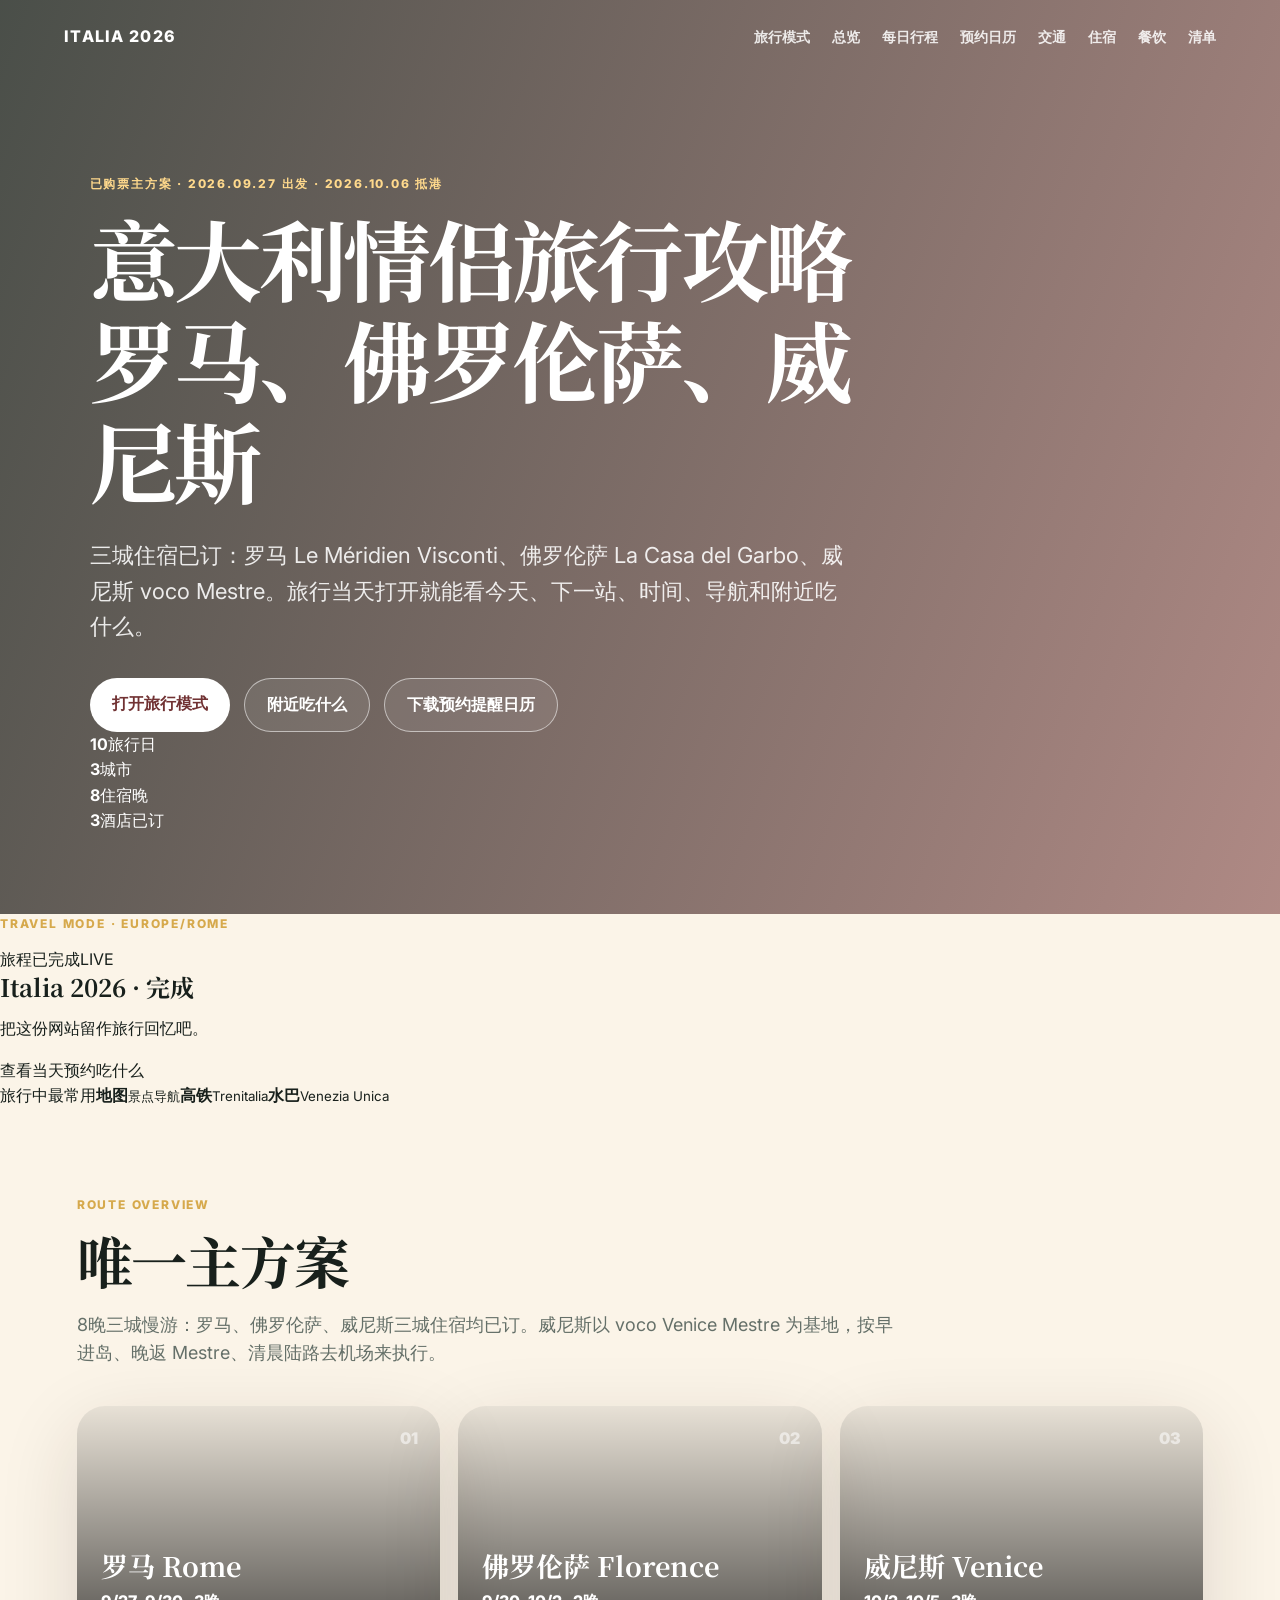
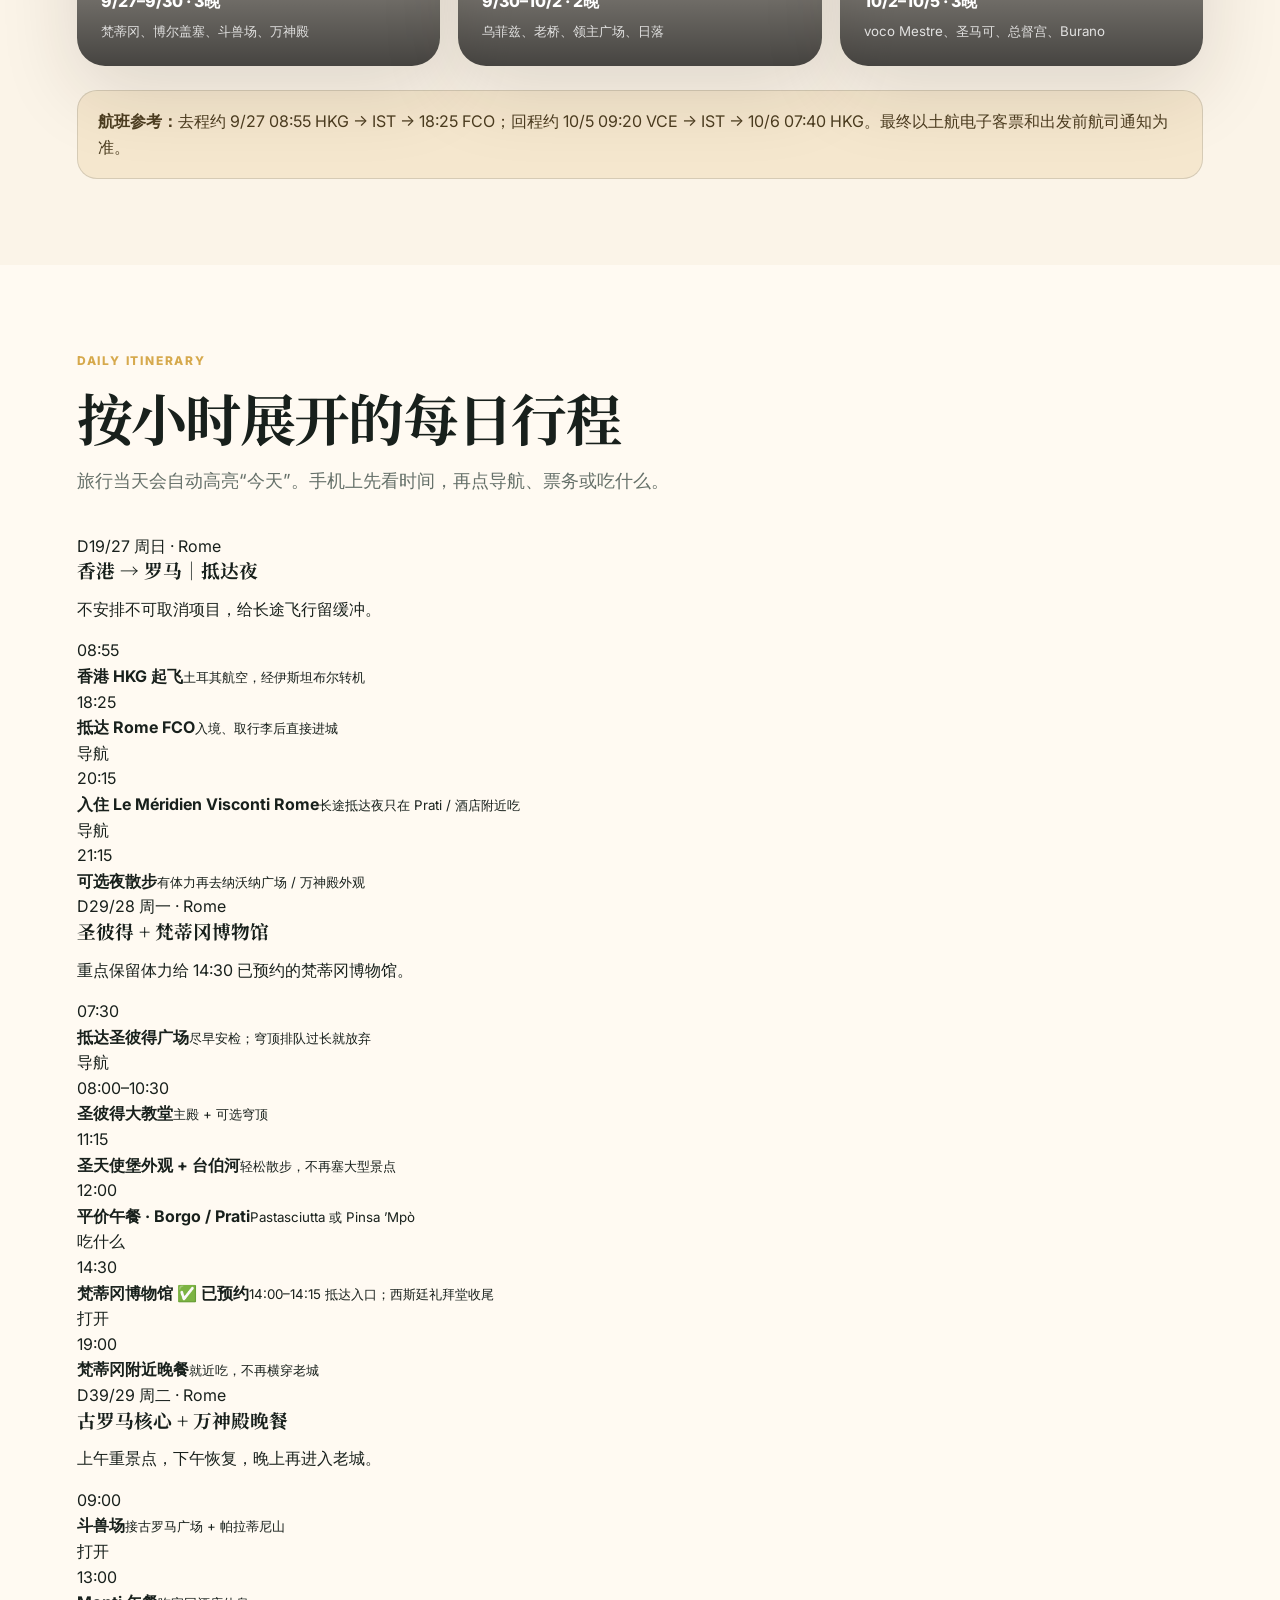
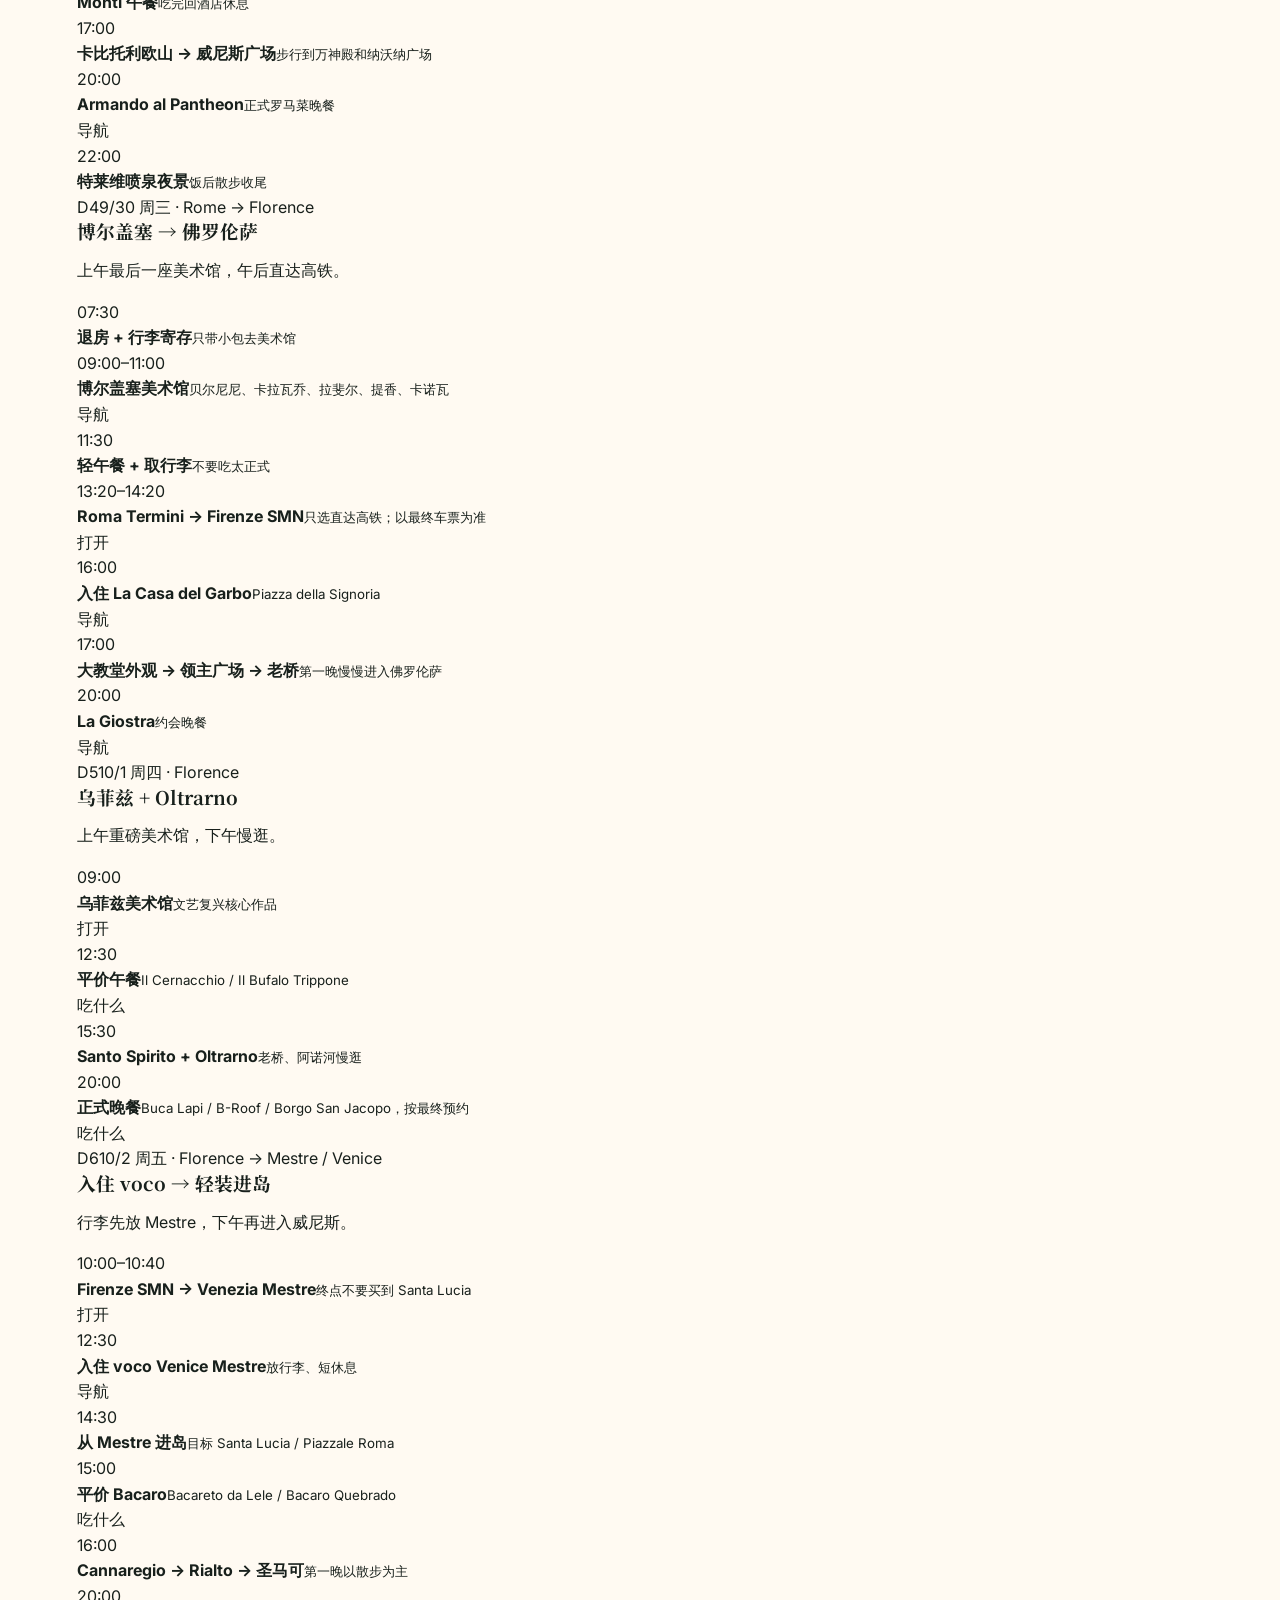
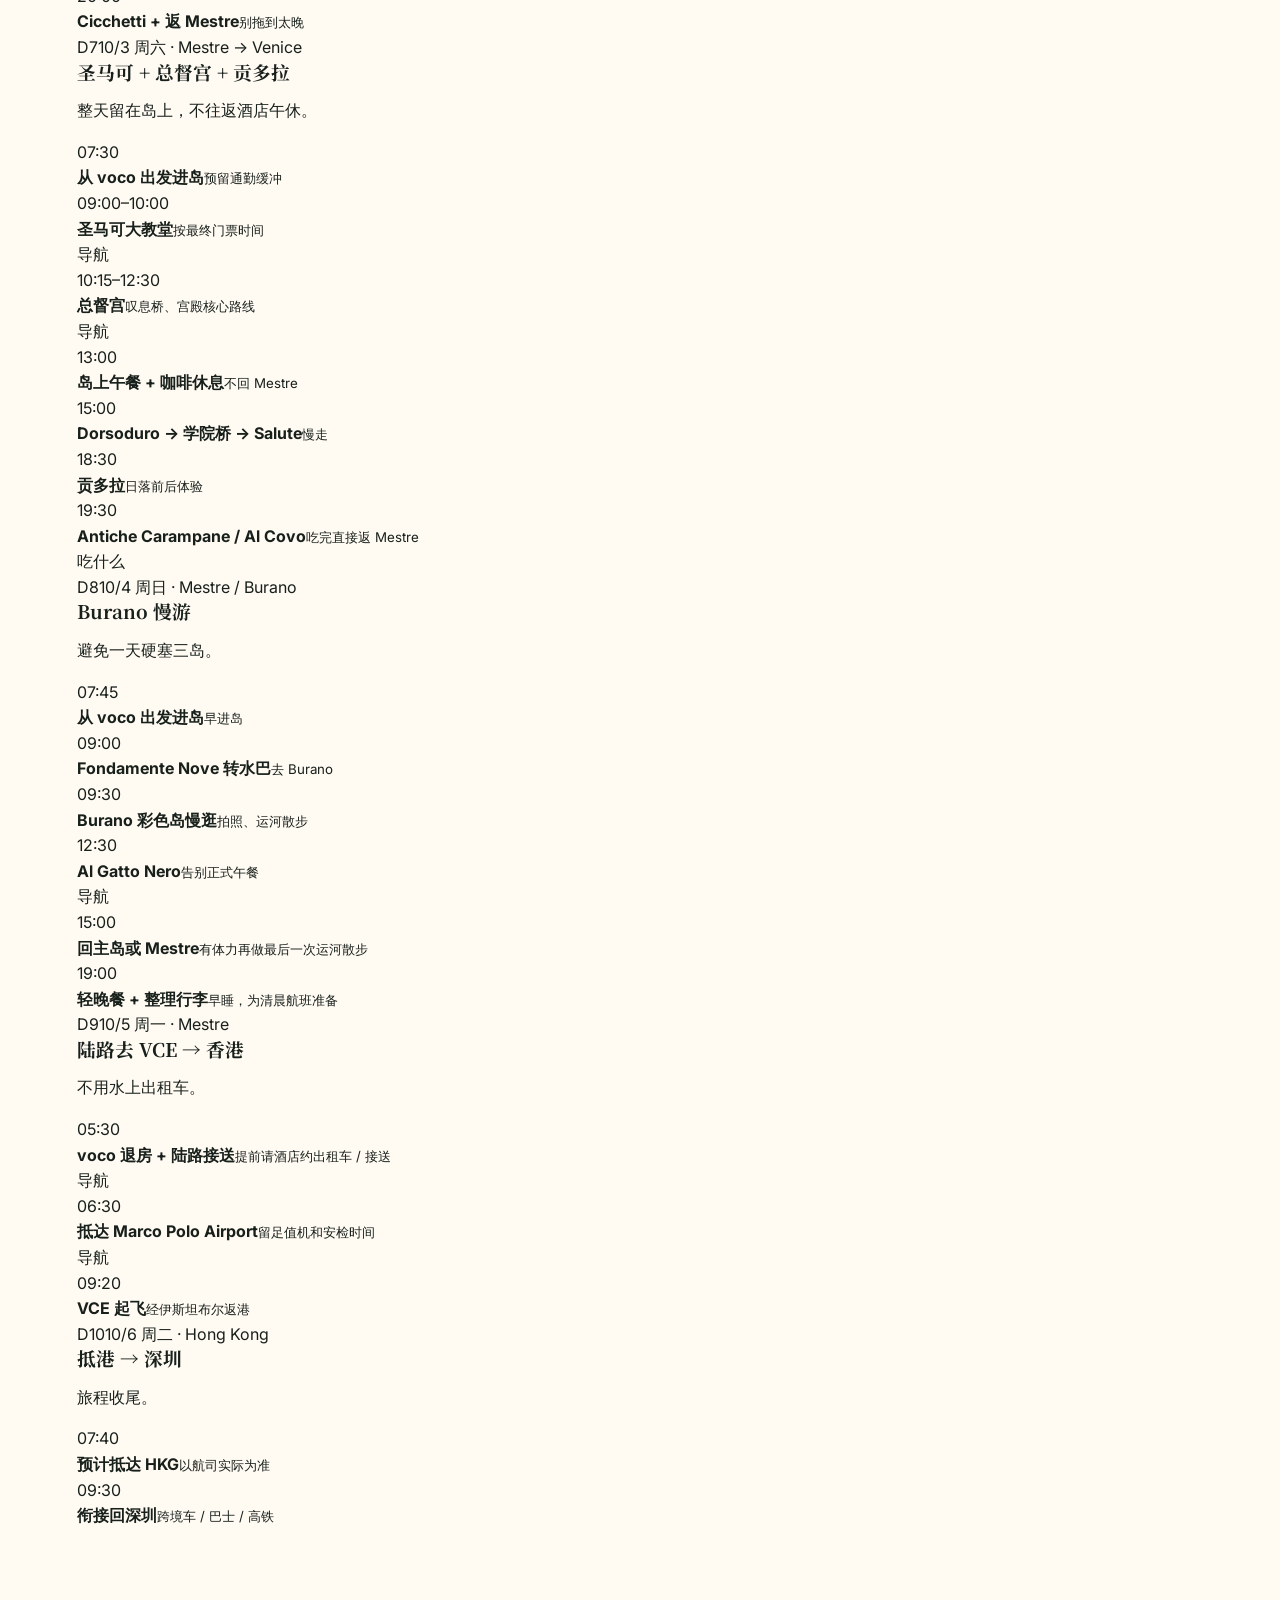
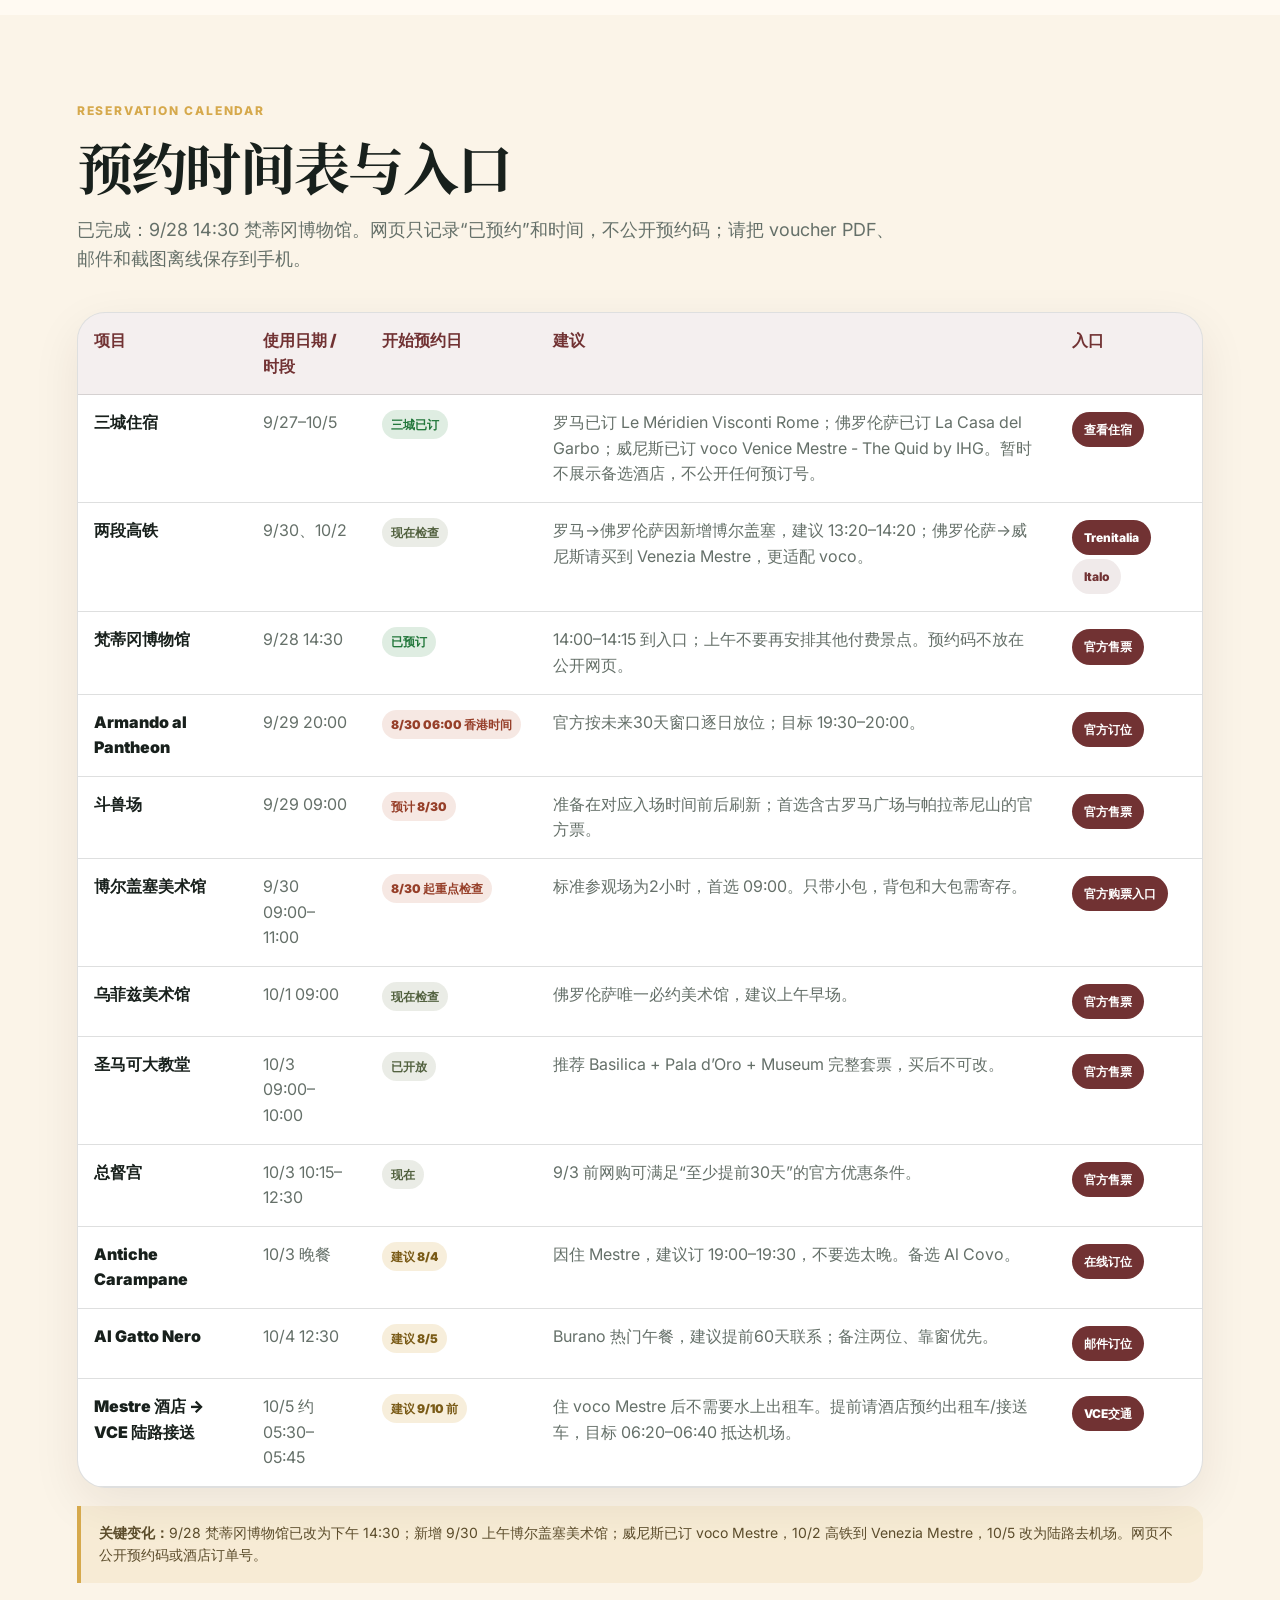
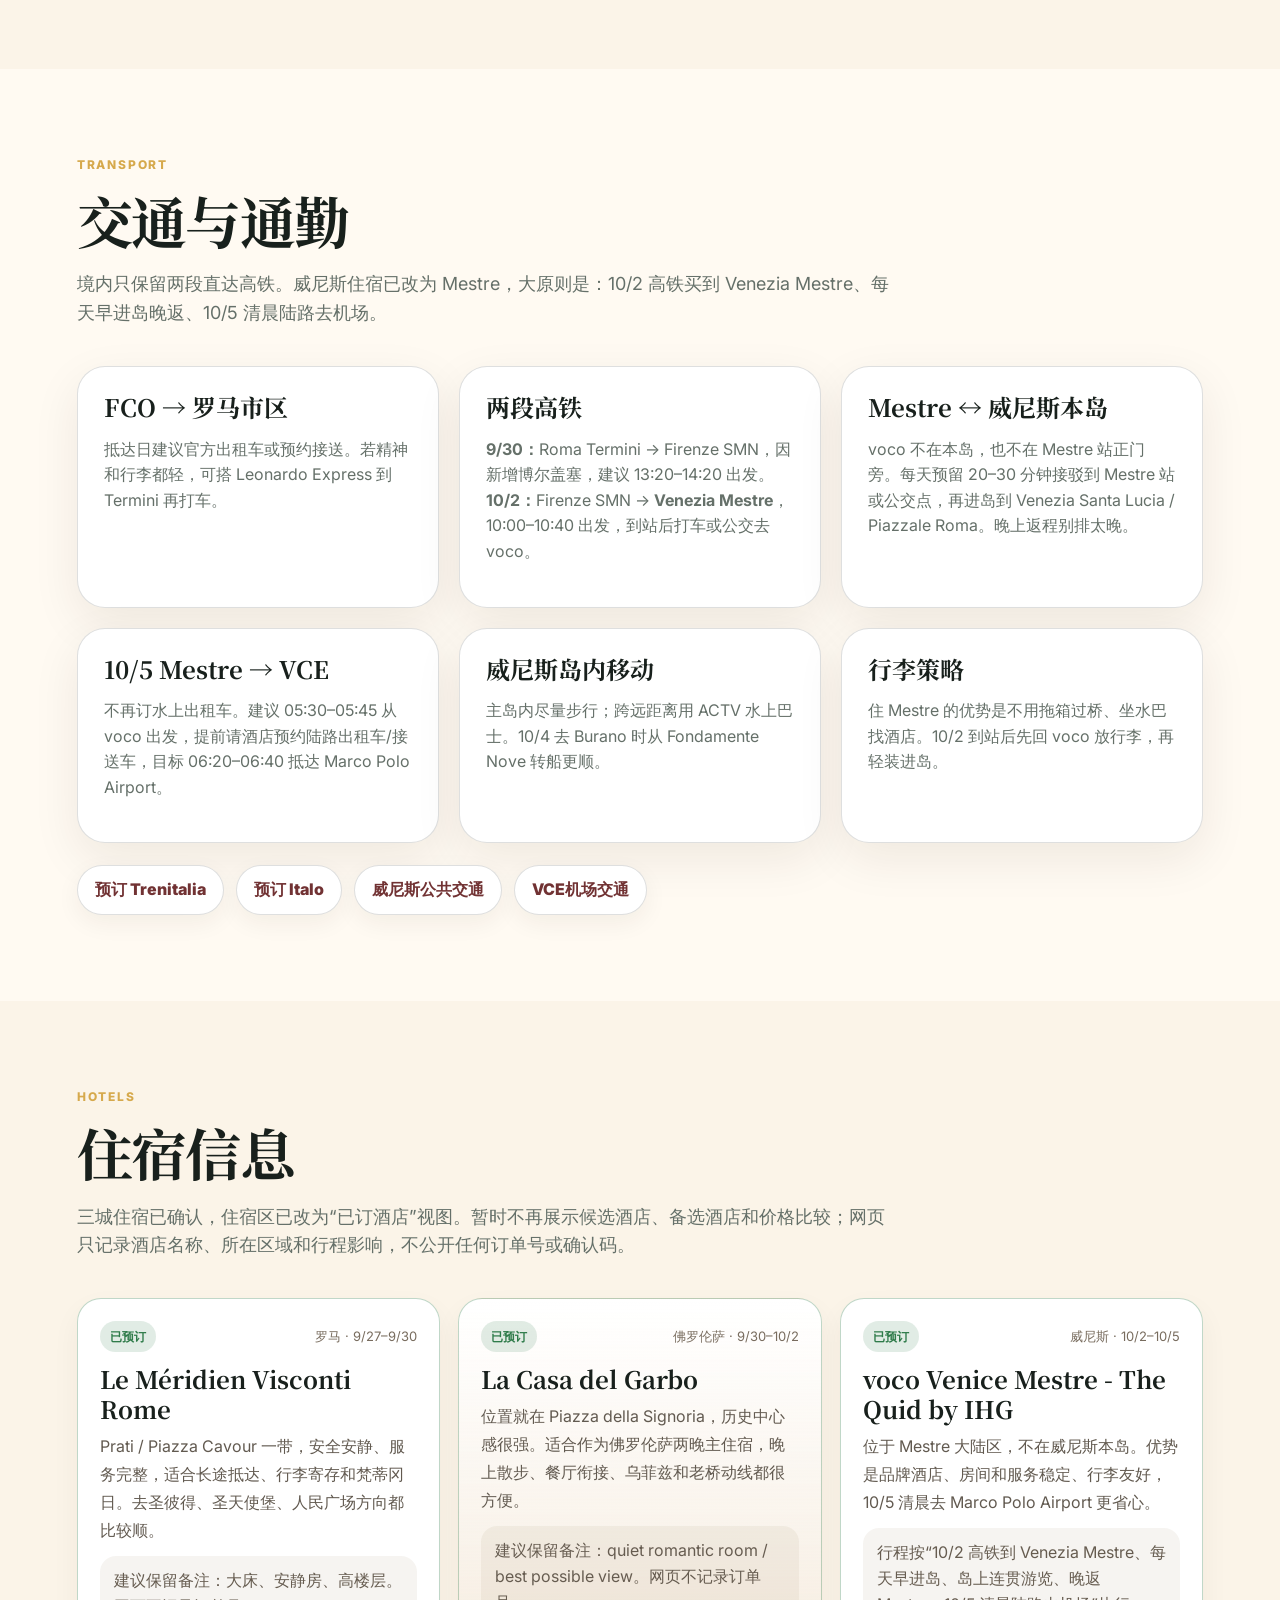
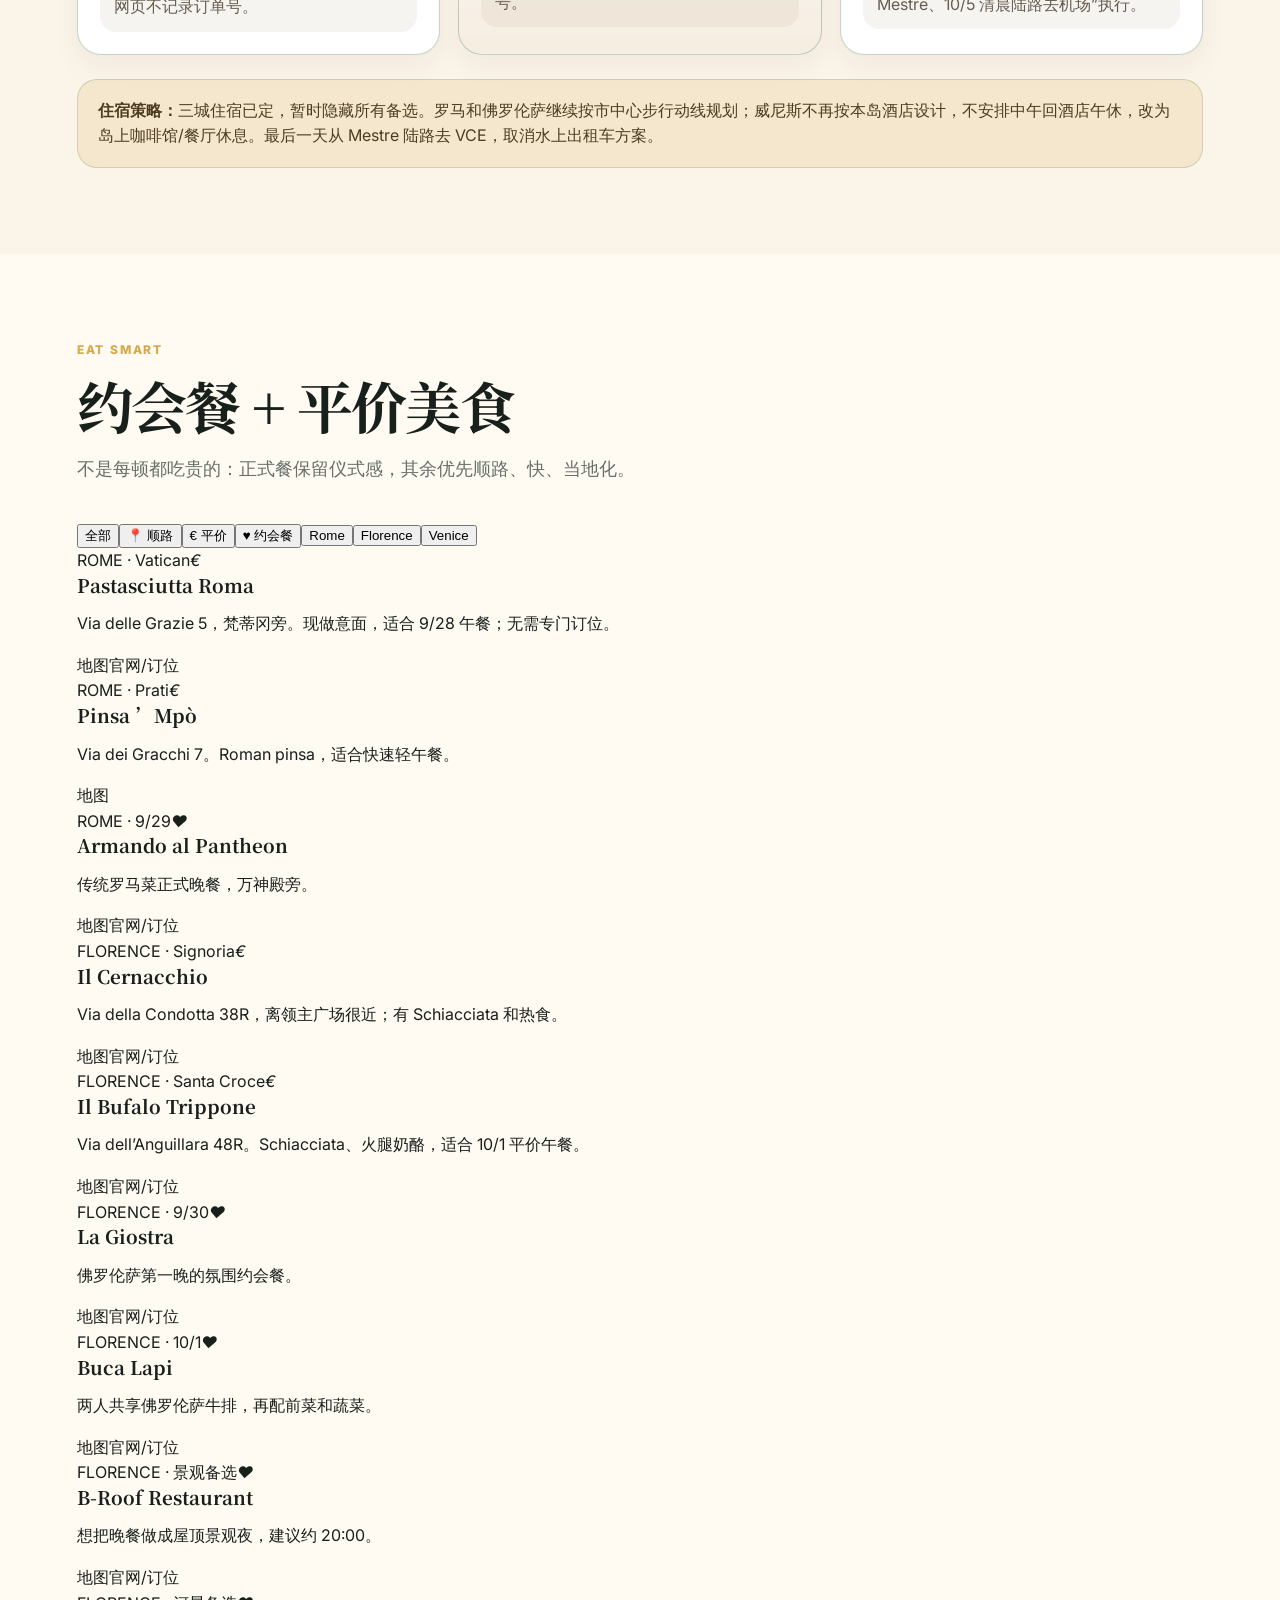
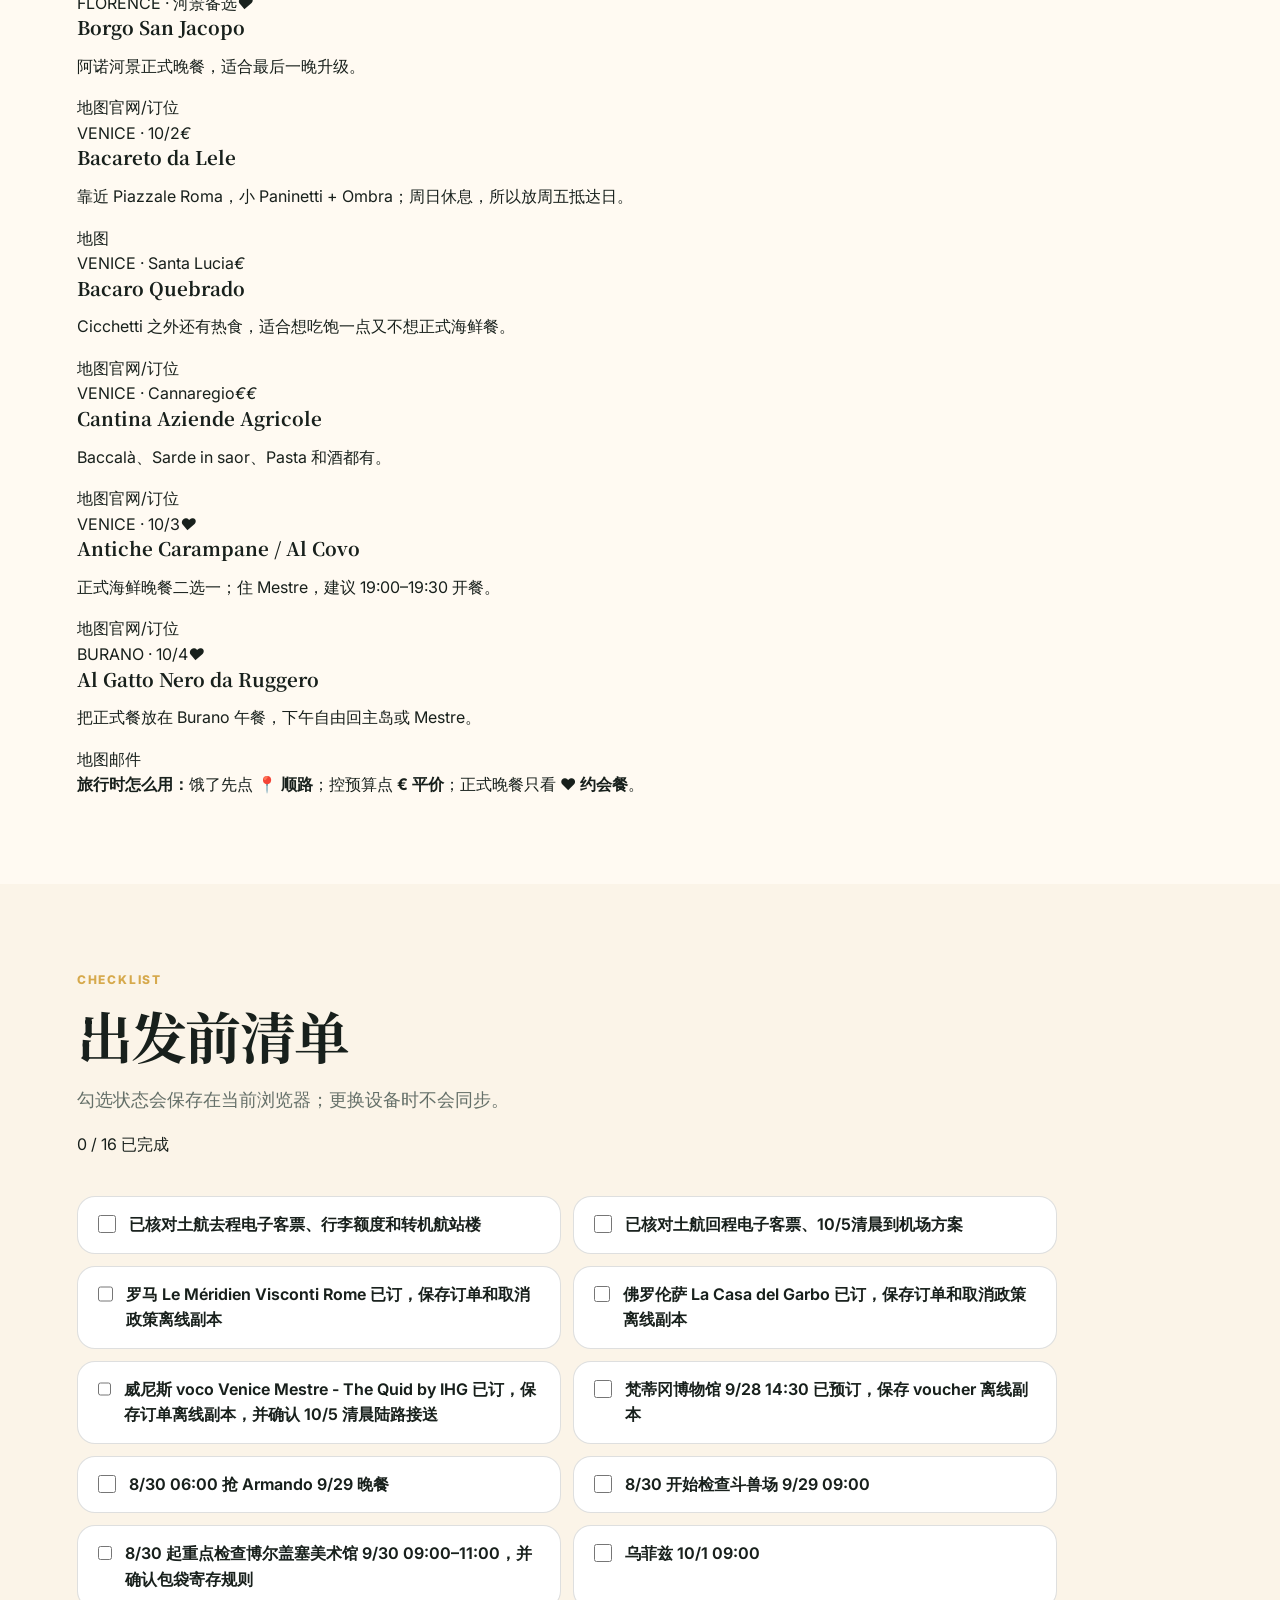
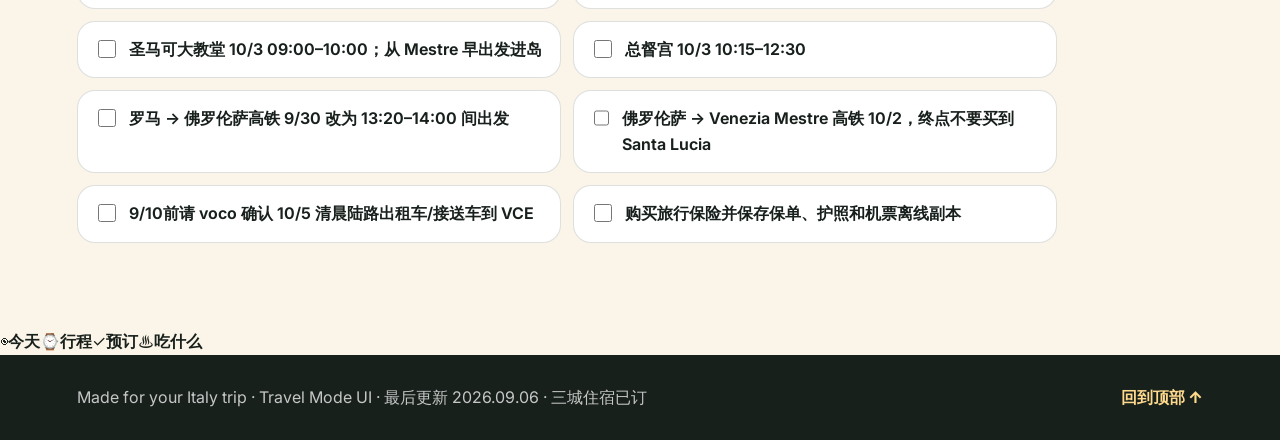
<file: index.html>
<!DOCTYPE html>
<html lang='zh-CN'>
<head>
<meta charset='utf-8'/>
<meta name='viewport' content='width=device-width, initial-scale=1'/>
<title>意大利情侣旅行攻略｜罗马·佛罗伦萨·威尼斯</title>
<meta name='description' content='2026年9月27日香港出发，10月5日威尼斯返程：罗马、佛罗伦萨、威尼斯三城情侣旅行攻略，含住宿、餐厅、景点放票日、官方预约链接、已订梵蒂冈博物馆下午票、博尔盖塞美术馆，以及威尼斯改住 voco Venice Mestre 后的新版通勤节奏。'/>
<link rel='preconnect' href='https://fonts.googleapis.com'/>
<link rel='preconnect' href='https://fonts.gstatic.com' crossorigin/>
<link href='https://fonts.googleapis.com/css2?family=Noto+Serif+SC:wght@500;700&amp;family=Inter:wght@400;500;600;700;800&amp;display=swap' rel='stylesheet'/>
<link href='styles.css' rel='stylesheet'/>
</head>
<body>
<header class='hero' id='top'>
<nav class='nav'>
<a class='brand' href='#top'>Italia 2026</a>
<button class='nav-toggle' aria-expanded='false' aria-label='打开导航'>☰</button>
<div class='nav-links'>
<a href='#overview'>总览</a>
<a href='#itinerary'>每日行程</a>
<a href='#booking'>预约日历</a>
<a href='#transport'>交通</a>
<a href='#hotels'>住宿</a>
<a href='#food'>餐饮</a>
<a href='#checklist'>清单</a>
</div>
</nav>
<section class='hero-content'>
<p class='eyebrow'>已购票主方案 · 2026.09.27 出发 · 2026.10.06 抵港</p>
<h1>意大利情侣旅行攻略<br/>罗马、佛罗伦萨、威尼斯</h1>
<p class='hero-subtitle'>按已购土耳其航空机票与当前住宿重排：9月27日早上从香港出发、当晚抵达罗马；10月5日早上从威尼斯出发，经伊斯坦布尔返港。威尼斯住宿已改为 voco Venice Mestre，行程按“早进岛、晚返 Mestre、离开日陆路去机场”来安排。</p>
<div class='hero-actions'>
<a class='btn primary' href='#booking'>先看预约时间表</a>
<a class='btn secondary' href='booking-reminders.ics' download>下载预约提醒日历</a>
</div>
</section>
</header>
<main>
<section class='section' id='overview'>
<div class='section-heading'>
<p class='eyebrow'>Route Overview</p>
<h2>唯一主方案</h2>
<p>8晚三城慢游：罗马保留完整古城夜晚，佛罗伦萨集中看文艺复兴精品，威尼斯以 Mestre 的 voco 为基地，每天早进岛、晚饭后返程，最后一天陆路去机场更省心。</p>
</div>
<div class='route-grid three-route'>
<article class='route-card rome'><span>01</span><h3>罗马 Rome</h3><p>9/27–9/30 · 3晚</p><small>梵蒂冈、博尔盖塞、斗兽场、万神殿</small></article>
<article class='route-card florence'><span>02</span><h3>佛罗伦萨 Florence</h3><p>9/30–10/2 · 2晚</p><small>乌菲兹、老桥、领主广场、日落</small></article>
<article class='route-card venice'><span>03</span><h3>威尼斯 Venice</h3><p>10/2–10/5 · 3晚</p><small>voco Mestre、圣马可、总督宫、Burano</small></article>
</div>
<div class='notice'><strong>航班参考：</strong>去程约 9/27 08:55 HKG → IST → 18:25 FCO；回程约 10/5 09:20 VCE → IST → 10/6 07:40 HKG。最终以土航电子客票和出发前航司通知为准。</div>
</section>
<section class='section alt' id='itinerary'>
<div class='section-heading'>
<p class='eyebrow'>Daily Itinerary</p>
<h2>每日行程</h2>
<p>已按 9/28 14:30 梵蒂冈博物馆、9/30 上午博尔盖塞美术馆、10/2–10/5 voco Venice Mestre 住宿重排。</p>
</div>
<div class='timeline'>
<div class='day'><time>9/27 周日</time><div class='day-content'><h3>香港 → 罗马｜抵达夜</h3><p>傍晚抵达 FCO 后直接打车或预约接送进城。入住后简单晚餐；有精神再走 Campo de’ Fiori → 纳沃纳广场 → 万神殿外观。抵达夜不安排不可取消门票。</p></div></div>
<div class='day'><time>9/28 周一</time><div class='day-content'><h3>圣彼得大教堂 + 梵蒂冈博物馆已订</h3><p>07:30–08:00 抵达圣彼得广场，先看圣彼得大教堂；若排队和体力允许再登穹顶。12:00 在 Prati / Borgo 午餐。14:00 抵达博物馆入口，14:30 入场梵蒂冈博物馆，傍晚以西斯廷礼拜堂收尾。晚餐留在梵蒂冈附近。</p></div></div>
<div class='day'><time>9/29 周二</time><div class='day-content'><h3>古罗马核心 + 万神殿约会晚餐</h3><p>09:00 斗兽场，接古罗马广场和帕拉蒂尼山。13:00 Monti 区午餐，下午回酒店休息。17:00 卡比托利欧山、威尼斯广场，傍晚走到万神殿和纳沃纳广场。20:00 Armando al Pantheon 作为正式罗马晚餐；饭后夜游特莱维喷泉。</p></div></div>
<div class='day'><time>9/30 周三</time><div class='day-content'><h3>博尔盖塞美术馆 → 佛罗伦萨</h3><p>早上退房并把行李寄存在酒店，08:15 左右打车去博尔盖塞美术馆。首选 09:00–11:00 场次，重点看贝尔尼尼、卡拉瓦乔、拉斐尔、提香和卡诺瓦。参观后回酒店取行李，乘 13:20–14:20 间直达高铁前往佛罗伦萨。傍晚看大教堂外观、领主广场、老桥；晚餐 La Giostra。</p></div></div>
<div class='day'><time>10/1 周四</time><div class='day-content'><h3>乌菲兹 + Oltrarno 慢逛 + 牛排</h3><p>09:00 乌菲兹美术馆，集中看文艺复兴核心作品。午餐后休息，下午去 Santo Spirito、Oltrarno、老桥和阿诺河散步。学院美术馆改为可选。晚上 Buca Lapi，两人共享佛罗伦萨牛排。</p></div></div>
<div class='day'><time>10/2 周五</time><div class='day-content'><h3>佛罗伦萨 → Venezia Mestre｜入住 voco</h3><p>建议乘 10:00–10:40 间直达高铁，终点买到 <strong>Venezia Mestre</strong>，不要坐过头到 Santa Lucia。抵达后打车或公交去 voco Venice Mestre - The Quid by IHG，先办理入住和放行李。下午视体力从 Mestre 进岛，到 Venezia Santa Lucia / Piazzale Roma 后走 Cannaregio → Rialto → 圣马可夜景。第一晚以轻松 Cicchetti 为主，不要太晚返程。</p></div></div>
<div class='day'><time>10/3 周六</time><div class='day-content'><h3>从 Mestre 早进岛｜圣马可 + 总督宫 + 贡多拉</h3><p>07:30–08:00 从 voco 出发进岛，目标 08:30–08:45 抵达圣马可周边。09:00–10:00 圣马可大教堂，10:15–12:30 总督宫。因为酒店在 Mestre，中午不建议来回折返，改在岛上安排长午餐或咖啡休息。下午走 Dorsoduro、学院桥、Salute 教堂，日落前贡多拉。晚餐 Antiche Carampane 或 Al Covo 建议订 19:00–19:30，饭后返 Mestre。</p></div></div>
<div class='day'><time>10/4 周日</time><div class='day-content'><h3>Mestre → Burano 彩色岛｜告别午餐</h3><p>从 voco 早出发进岛，再从 Fondamente Nove 转水上巴士去 Burano，避免一天硬塞三岛。12:30 Al Gatto Nero da Ruggero 午餐，下午回主岛或直接回 Mestre。傍晚若还有体力，可在主岛做最后一次运河散步；若累了就在 Mestre 简单晚餐、整理行李，早点睡。</p></div></div>
<div class='day'><time>10/5 周一</time><div class='day-content'><h3>Mestre → VCE → 香港</h3><p>住在 Mestre 后不需要水上出租车。建议 05:30–05:45 从 voco 退房，提前请酒店预约陆路出租车或接送车去 Marco Polo Airport，目标 06:20–06:40 抵达机场。早班土航经伊斯坦布尔，10/6 清晨抵达香港。</p></div></div>
<div class='day'><time>10/6 周二</time><div class='day-content'><h3>香港 → 深圳</h3><p>取行李和入境后，再衔接跨境商务车、巴士或高铁回深圳。若约 07:40 抵港，上午至中午回到深圳较稳。</p></div></div>
</div>
</section>
<section class='section' id='booking'>
<div class='section-heading'><p class='eyebrow'>Reservation Calendar</p><h2>预约时间表与入口</h2><p>已完成：9/28 14:30 梵蒂冈博物馆。网页只记录“已预约”和时间，不公开预约码；请把 voucher PDF、邮件和截图离线保存到手机。</p></div>
<div class='booking-table-wrap'>
<table class='booking-table'>
<thead><tr><th>项目</th><th>使用日期 / 时段</th><th>开始预约日</th><th>建议</th><th>入口</th></tr></thead>
<tbody>
<tr><td>三城住宿</td><td>9/27–10/5</td><td><span class='pill done'>威尼斯已订</span></td><td>威尼斯已订 voco Venice Mestre - The Quid by IHG；罗马和佛罗伦萨继续保留候选，不公开任何预订号。</td><td><a class='mini-btn' href='#hotels'>查看住宿</a></td></tr>
<tr><td>两段高铁</td><td>9/30、10/2</td><td><span class='pill open'>现在检查</span></td><td>罗马→佛罗伦萨因新增博尔盖塞，建议 13:20–14:20；佛罗伦萨→威尼斯请买到 Venezia Mestre，更适配 voco。</td><td><a class='mini-btn' href='https://www.trenitalia.com/en.html' rel='noopener' target='_blank'>Trenitalia</a> <a class='mini-btn ghost' href='https://www.italotreno.com/en' rel='noopener' target='_blank'>Italo</a></td></tr>
<tr><td>梵蒂冈博物馆</td><td>9/28 14:30</td><td><span class='pill done'>已预订</span></td><td>14:00–14:15 到入口；上午不要再安排其他付费景点。预约码不放在公开网页。</td><td><a class='mini-btn' href='https://tickets.museivaticani.va/home' rel='noopener' target='_blank'>官方售票</a></td></tr>
<tr><td>Armando al Pantheon</td><td>9/29 20:00</td><td><span class='pill later'>8/30 06:00 香港时间</span></td><td>官方按未来30天窗口逐日放位；目标 19:30–20:00。</td><td><a class='mini-btn' href='https://armandoalpantheon.it/prenota/' rel='noopener' target='_blank'>官方订位</a></td></tr>
<tr><td>斗兽场</td><td>9/29 09:00</td><td><span class='pill later'>预计 8/30</span></td><td>准备在对应入场时间前后刷新；首选含古罗马广场与帕拉蒂尼山的官方票。</td><td><a class='mini-btn' href='https://ticketing.colosseo.it/en/' rel='noopener' target='_blank'>官方售票</a></td></tr>
<tr><td>博尔盖塞美术馆</td><td>9/30 09:00–11:00</td><td><span class='pill later'>8/30 起重点检查</span></td><td>标准参观场为2小时，首选 09:00。只带小包，背包和大包需寄存。</td><td><a class='mini-btn' href='https://www.gebart.it/musei/galleria-borghese/' rel='noopener' target='_blank'>官方购票入口</a></td></tr>
<tr><td>乌菲兹美术馆</td><td>10/1 09:00</td><td><span class='pill open'>现在检查</span></td><td>佛罗伦萨唯一必约美术馆，建议上午早场。</td><td><a class='mini-btn' href='https://www.uffizi.it/en/tickets' rel='noopener' target='_blank'>官方售票</a></td></tr>
<tr><td>圣马可大教堂</td><td>10/3 09:00–10:00</td><td><span class='pill open'>已开放</span></td><td>推荐 Basilica + Pala d’Oro + Museum 完整套票，买后不可改。</td><td><a class='mini-btn' href='https://tickets.basilicasanmarco.it/en/products/tickets/2524' rel='noopener' target='_blank'>官方售票</a></td></tr>
<tr><td>总督宫</td><td>10/3 10:15–12:30</td><td><span class='pill open'>现在</span></td><td>9/3 前网购可满足“至少提前30天”的官方优惠条件。</td><td><a class='mini-btn' href='https://muve.vivaticket.it/en/tour/palazzo-ducale/2478' rel='noopener' target='_blank'>官方售票</a></td></tr>
<tr><td>Antiche Carampane</td><td>10/3 晚餐</td><td><span class='pill soon'>建议 8/4</span></td><td>因住 Mestre，建议订 19:00–19:30，不要选太晚。备选 Al Covo。</td><td><a class='mini-btn' href='https://booking.resdiary.com/widget/Standard/AnticheCarampane/6454' rel='noopener' target='_blank'>在线订位</a></td></tr>
<tr><td>Al Gatto Nero</td><td>10/4 12:30</td><td><span class='pill soon'>建议 8/5</span></td><td>Burano 热门午餐，建议提前60天联系；备注两位、靠窗优先。</td><td><a class='mini-btn' href='mailto:info@gattonero.com?subject=Reservation%20request%20for%202%20people%20on%204%20October%202026%20at%2012%3A30'>邮件订位</a></td></tr>
<tr><td>Mestre 酒店 → VCE 陆路接送</td><td>10/5 约 05:30–05:45</td><td><span class='pill soon'>建议 9/10 前</span></td><td>住 voco Mestre 后不需要水上出租车。提前请酒店预约出租车/接送车，目标 06:20–06:40 抵达机场。</td><td><a class='mini-btn' href='https://www.veneziaairport.it/en/transport.html' rel='noopener' target='_blank'>VCE交通</a></td></tr>
</tbody>
</table>
</div>
<div class='source-note'><strong>关键变化：</strong>9/28 梵蒂冈博物馆已改为下午 14:30；新增 9/30 上午博尔盖塞美术馆；威尼斯已订 voco Mestre，10/2 高铁到 Venezia Mestre，10/5 改为陆路去机场。网页不公开预约码或酒店订单号。</div>
</section>
<section class='section alt' id='transport'>
<div class='section-heading'><p class='eyebrow'>Transport</p><h2>交通与通勤</h2><p>境内只保留两段直达高铁。威尼斯住宿已改为 Mestre，大原则是：10/2 高铁买到 Venezia Mestre、每天早进岛晚返、10/5 清晨陆路去机场。</p></div>
<div class='cards three'>
<article class='info-card'><h3>FCO → 罗马市区</h3><p>抵达日建议官方出租车或预约接送。若精神和行李都轻，可搭 Leonardo Express 到 Termini 再打车。</p></article>
<article class='info-card'><h3>两段高铁</h3><p><strong>9/30：</strong>Roma Termini → Firenze SMN，因新增博尔盖塞，建议 13:20–14:20 出发。<br/><strong>10/2：</strong>Firenze SMN → <strong>Venezia Mestre</strong>，10:00–10:40 出发，到站后打车或公交去 voco。</p></article>
<article class='info-card'><h3>Mestre ↔ 威尼斯本岛</h3><p>voco 不在本岛，也不在 Mestre 站正门旁。每天预留 20–30 分钟接驳到 Mestre 站或公交点，再进岛到 Venezia Santa Lucia / Piazzale Roma。晚上返程别排太晚。</p></article>
<article class='info-card'><h3>10/5 Mestre → VCE</h3><p>不再订水上出租车。建议 05:30–05:45 从 voco 出发，提前请酒店预约陆路出租车/接送车，目标 06:20–06:40 抵达 Marco Polo Airport。</p></article>
<article class='info-card'><h3>威尼斯岛内移动</h3><p>主岛内尽量步行；跨远距离用 ACTV 水上巴士。10/4 去 Burano 时从 Fondamente Nove 转船更顺。</p></article>
<article class='info-card'><h3>行李策略</h3><p>住 Mestre 的优势是不用拖箱过桥、坐水巴找酒店。10/2 到站后先回 voco 放行李，再轻装进岛。</p></article>
</div>
<div class='link-row'>
<a class='action-link' href='https://www.trenitalia.com/en.html' rel='noopener' target='_blank'>预订 Trenitalia</a>
<a class='action-link' href='https://www.italotreno.com/en' rel='noopener' target='_blank'>预订 Italo</a>
<a class='action-link' href='https://www.veneziaunica.it/en' rel='noopener' target='_blank'>威尼斯公共交通</a>
<a class='action-link' href='https://www.veneziaairport.it/en/transport.html' rel='noopener' target='_blank'>VCE机场交通</a>
</div>
</section>
<section class='section' id='hotels'>
<div class='section-heading'><p class='eyebrow'>Hotels</p><h2>住宿状态与候选</h2><p>威尼斯已更新为已订 voco Venice Mestre - The Quid by IHG；罗马和佛罗伦萨仍按当前候选记录。网页只写酒店名称和策略，不公开任何订单号或确认码。</p></div>
<div class='hotel-grid featured-hotels'>
<article class='hotel'><p class='hotel-kicker'>罗马 · 9/27–9/30 · 候选升级</p><h3>Passpartout Boutique Palace</h3><p>Borgo Pio 49，离圣彼得和梵蒂冈非常近。适合 9/28 圣彼得 + 梵蒂冈博物馆这一天，情侣感和街区氛围很好。Booking 9.2（约687条），当前约 ¥6,894 / 3晚。</p><div class='rating-line'>接受约 ¥2,300/晚预算时优先；若要控制预算，看 Relais Cola di Rienzo</div><div class='hotel-actions'><a href='https://www.booking.com/hotel/it/passpartout-boutique-palace.html?aid=2438770&amp;checkin=2026-09-27&amp;checkout=2026-09-30&amp;no_rooms=1&amp;group_adults=2&amp;selected_currency=CNY' rel='noopener' target='_blank'>Booking 预订</a><a href='https://www.tripadvisor.cn/Hotel_Review-g187791-d26660269-Reviews-Passpartout_Boutique_Palace-Rome_Lazio.html' rel='noopener' target='_blank'>看口碑</a></div></article>
<article class='hotel'><p class='hotel-kicker'>佛罗伦萨 · 9/30–10/2 · 核心候选</p><h3>Casa del Garbo</h3><p>就在 Piazza della Signoria / 乌菲兹旁边，位置非常强，适合只有2晚、想把佛罗伦萨核心区走得轻松的人。Booking 9.1（约765条），当前约 ¥4,822 / 2晚。</p><div class='rating-line'>属于位置体验型升级；订房后备注 quiet room if available</div><div class='hotel-actions'><a href='https://www.booking.com/hotel/it/la-casa-del-garbo.html?aid=2438770&amp;checkin=2026-09-30&amp;checkout=2026-10-02&amp;no_rooms=1&amp;group_adults=2&amp;selected_currency=CNY' rel='noopener' target='_blank'>Booking 预订</a><a href='https://www.tripadvisor.com/Hotel_Review-g187895-d1465112-Reviews-Casa_del_Garbo-Florence_Tuscany.html' rel='noopener' target='_blank'>看口碑</a></div></article>
<article class='hotel'><p class='hotel-kicker'>威尼斯 · 10/2–10/5 · 已订</p><h3>voco Venice Mestre - The Quid by IHG</h3><p>住在 Mestre 大陆区，不在威尼斯本岛。优势是品牌酒店、房间和服务更稳定、行李友好、10/5 清晨去机场更省心。Booking 4星，评分约 9.0，地址 Via Terraglio 15。</p><div class='rating-line'>行程按“早进岛、岛上连贯游览、晚返 Mestre、清晨陆路去机场”执行</div><div class='hotel-actions'><a href='https://www.booking.com/hotel/it/best-western-quid-hotel-venice-mestre.html?aid=2438770&amp;checkin=2026-10-02&amp;checkout=2026-10-05&amp;no_rooms=1&amp;group_adults=2&amp;selected_currency=CNY' rel='noopener' target='_blank'>Booking 页面</a><a href='https://www.ihg.com/voco/hotels/us/en/venice/vcemr/hoteldetail' rel='noopener' target='_blank'>IHG 官网</a></div></article>
</div>
<div class='budget-table-wrap'><table class='budget-table'><thead><tr><th>城市</th><th>当前备选 / 状态</th><th>参考价格</th><th>取舍</th><th>链接</th></tr></thead><tbody>
<tr><td>罗马</td><td>Relais Cola di Rienzo</td><td>约 ¥4,314 / 3晚</td><td>Prati 区更稳、更省预算；若 Passpartout 价格太高，优先它。</td><td><a class='mini-btn' href='https://www.booking.com/hotel/it/relais-cola-di-rienzo.html?aid=2438770&amp;checkin=2026-09-27&amp;checkout=2026-09-30&amp;no_rooms=1&amp;group_adults=2&amp;selected_currency=CNY' rel='noopener' target='_blank'>Booking</a></td></tr>
<tr><td>罗马</td><td>Le Méridien Visconti Rome</td><td>约 ¥11,084 / 3晚</td><td>品牌稳定但现金价过高；仅在 Marriott 积分/会员价合适时考虑。</td><td><a class='mini-btn' href='https://www.booking.com/hotel/it/visconti-palace.html?aid=2438770&amp;checkin=2026-09-27&amp;checkout=2026-09-30&amp;no_rooms=1&amp;group_adults=2&amp;selected_currency=CNY' rel='noopener' target='_blank'>Booking</a></td></tr>
<tr><td>佛罗伦萨</td><td>Residenza Il Villino B&amp;B</td><td>约 ¥3,286 / 2晚</td><td>更安静、更省预算；若 Casa del Garbo 超预算，可作为稳妥备选。</td><td><a class='mini-btn' href='https://www.booking.com/hotel/it/residenza-il-villino.html?aid=2438770&amp;checkin=2026-09-30&amp;checkout=2026-10-02&amp;no_rooms=1&amp;group_adults=2&amp;selected_currency=CNY' rel='noopener' target='_blank'>Booking</a></td></tr>
<tr><td>威尼斯</td><td>voco Venice Mestre - The Quid by IHG</td><td>已订，以订单为准</td><td>不是本岛浪漫型，但最省心；后续行程不再按本岛酒店设计。</td><td><a class='mini-btn' href='https://www.ihg.com/voco/hotels/us/en/venice/vcemr/hoteldetail' rel='noopener' target='_blank'>IHG</a></td></tr>
</tbody></table></div>
<div class='notice'><strong>住宿策略：</strong>威尼斯已定后，不建议再把每天行程拆成“回酒店午休”。岛上游览要连贯安排，午休改成咖啡馆/餐厅休息；最后一天从 Mestre 陆路去 VCE，取消水上出租车方案。</div>
</section>
<section class='section alt' id='food'>
<div class='section-heading'><p class='eyebrow'>Restaurants</p><h2>餐饮与预订链接</h2><p>9/28 看完梵蒂冈博物馆后就近吃饭；9/29 再把正式罗马菜留给万神殿区域。保留值得预约的约会餐，其余用披萨、Panini、Cicchetti 和咖啡穿插。</p></div>
<div class='restaurant-grid'>
<article class='restaurant-card'><div><span>9/27 · 罗马抵达夜</span><h3>Emma Pizzeria con Cucina</h3><p>抵达日适合披萨、炸物和简单意面；如果飞机或入境延误，也可临时改酒店附近。</p></div><strong>约 ¥220–350/人</strong><a href='https://www.emmapizzeria.com/' rel='noopener' target='_blank'>官网</a></article>
<article class='restaurant-card'><div><span>9/28 · 梵蒂冈午餐</span><h3>Il Sorpasso / La Zanzara</h3><p>圣彼得大教堂之后、博物馆之前，在 Prati / Borgo 一带轻松午餐，不要吃太撑。</p></div><strong>约 ¥250–450/人</strong><a href='https://www.ilsorpasso.com/' rel='noopener' target='_blank'>Il Sorpasso</a></article>
<article class='restaurant-card'><div><span>9/28 · 梵蒂冈晚餐</span><h3>Osteria delle Commari</h3><p>看完梵蒂冈博物馆和西斯廷后就近吃传统罗马菜，避免再横穿老城。</p></div><strong>约 ¥300–500/人</strong><a href='https://www.osteriadellecommari.it/' rel='noopener' target='_blank'>官网/订位</a></article>
<article class='restaurant-card'><div><span>9/29 · 罗马正式晚餐</span><h3>Armando al Pantheon</h3><p>传统罗马菜。9/29晚餐请在8/30香港时间06:00准点尝试，目标 19:30–20:00。</p></div><strong>约 ¥400–600/人</strong><a href='https://armandoalpantheon.it/prenota/' rel='noopener' target='_blank'>官方订位</a></article>
<article class='restaurant-card'><div><span>9/30 · 佛罗伦萨</span><h3>La Giostra</h3><p>午后抵达佛罗伦萨，晚上用暖色灯光、老砖拱和小桌氛围开启佛罗伦萨第一晚。</p></div><strong>约 ¥450–650/人</strong><a href='https://ristorantelagiostra.com/' rel='noopener' target='_blank'>官网订位</a></article>
<article class='restaurant-card'><div><span>10/1 · 佛罗伦萨</span><h3>Buca Lapi</h3><p>经典佛罗伦萨牛排。两人共享一份牛排，再配一份前菜和蔬菜即可。</p></div><strong>约 ¥550–800/人</strong><a href='https://www.bucalapi.com/en/' rel='noopener' target='_blank'>官网订位</a></article>
<article class='restaurant-card'><div><span>10/2 · 威尼斯 / Mestre</span><h3>Cicchetti 巡游</h3><p>从 voco 进岛后轻松走 Cannaregio / Rialto。Vino Vero、Cantina Do Mori、Cantina Do Spade 任选两三家；第一晚不要太晚返程。</p></div><strong>约 ¥250–400/人</strong><a href='https://www.vinoverovenezia.com/' rel='noopener' target='_blank'>Vino Vero</a></article>
<article class='restaurant-card'><div><span>10/3 · 威尼斯</span><h3>Antiche Carampane / Al Covo</h3><p>威尼斯正式海鲜晚餐。因为住 Mestre，建议订 19:00–19:30，不要选太晚；饭后直接返程。</p></div><strong>约 ¥650–1,000/人</strong><a href='https://booking.resdiary.com/widget/Standard/AnticheCarampane/6454' rel='noopener' target='_blank'>Carampane 订位</a></article>
<article class='restaurant-card'><div><span>10/4 · Burano</span><h3>Al Gatto Nero da Ruggero</h3><p>把正式午餐放在彩色岛，下午回主岛后就不用再赶晚餐。订位时备注两人、靠窗优先。</p></div><strong>约 ¥550–800/人</strong><a href='mailto:info@gattonero.com?subject=Reservation%20request%20for%202%20people%20on%204%20October%202026%20at%2012%3A30'>邮件订位</a></article>
</div>
<div class='notice'><strong>备选：</strong>Armando 订不到则看 Roscioli 或 Luciano；威尼斯因住 Mestre，10/3 晚餐不要订太晚；10/4 晚上只吃简单轻食或在 Mestre 用餐，避免影响 10/5 清晨去机场。</div>
</section>
<section class='section' id='checklist'>
<div class='section-heading'><p class='eyebrow'>Checklist</p><h2>出发前清单</h2><p>勾选状态会保存在当前浏览器；更换设备时不会同步。</p></div>
<div class='checklist'>
<label><input type='checkbox'/> 已核对土航去程电子客票、行李额度和转机航站楼</label>
<label><input type='checkbox'/> 已核对土航回程电子客票、10/5清晨到机场方案</label>
<label><input type='checkbox'/> 罗马住宿确认：Passpartout / Relais Cola di Rienzo / 其他，保存取消政策</label>
<label><input type='checkbox'/> 佛罗伦萨住宿确认：Casa del Garbo / Residenza Il Villino / 其他，保存取消政策</label>
<label><input type='checkbox'/> voco Venice Mestre - The Quid by IHG 10/2–10/5 已订，保存订单离线副本</label>
<label><input type='checkbox'/> 梵蒂冈博物馆 9/28 14:30 已预订，保存 voucher 离线副本</label>
<label><input type='checkbox'/> 8/30 06:00 抢 Armando 9/29 晚餐</label>
<label><input type='checkbox'/> 8/30 开始检查斗兽场 9/29 09:00</label>
<label><input type='checkbox'/> 8/30 起重点检查博尔盖塞美术馆 9/30 09:00–11:00，并确认包袋寄存规则</label>
<label><input type='checkbox'/> 乌菲兹 10/1 09:00</label>
<label><input type='checkbox'/> 圣马可大教堂 10/3 09:00–10:00；从 Mestre 早出发进岛</label>
<label><input type='checkbox'/> 总督宫 10/3 10:15–12:30</label>
<label><input type='checkbox'/> 罗马 → 佛罗伦萨高铁 9/30 改为 13:20–14:00 间出发</label>
<label><input type='checkbox'/> 佛罗伦萨 → Venezia Mestre 高铁 10/2，终点不要买到 Santa Lucia</label>
<label><input type='checkbox'/> 9/10前请 voco 确认 10/5 清晨陆路出租车/接送车到 VCE</label>
<label><input type='checkbox'/> 购买旅行保险并保存保单、护照和机票离线副本</label>
</div>
</section>
</main>
<footer class='footer'><p>Made for your Italy trip · 唯一三城主方案 · 最后更新 2026.07.03 · 已纳入 voco Venice Mestre 通勤方案</p><a href='#top'>回到顶部 ↑</a></footer>
<script src='script.js'></script>
</body>
</html>
</file>
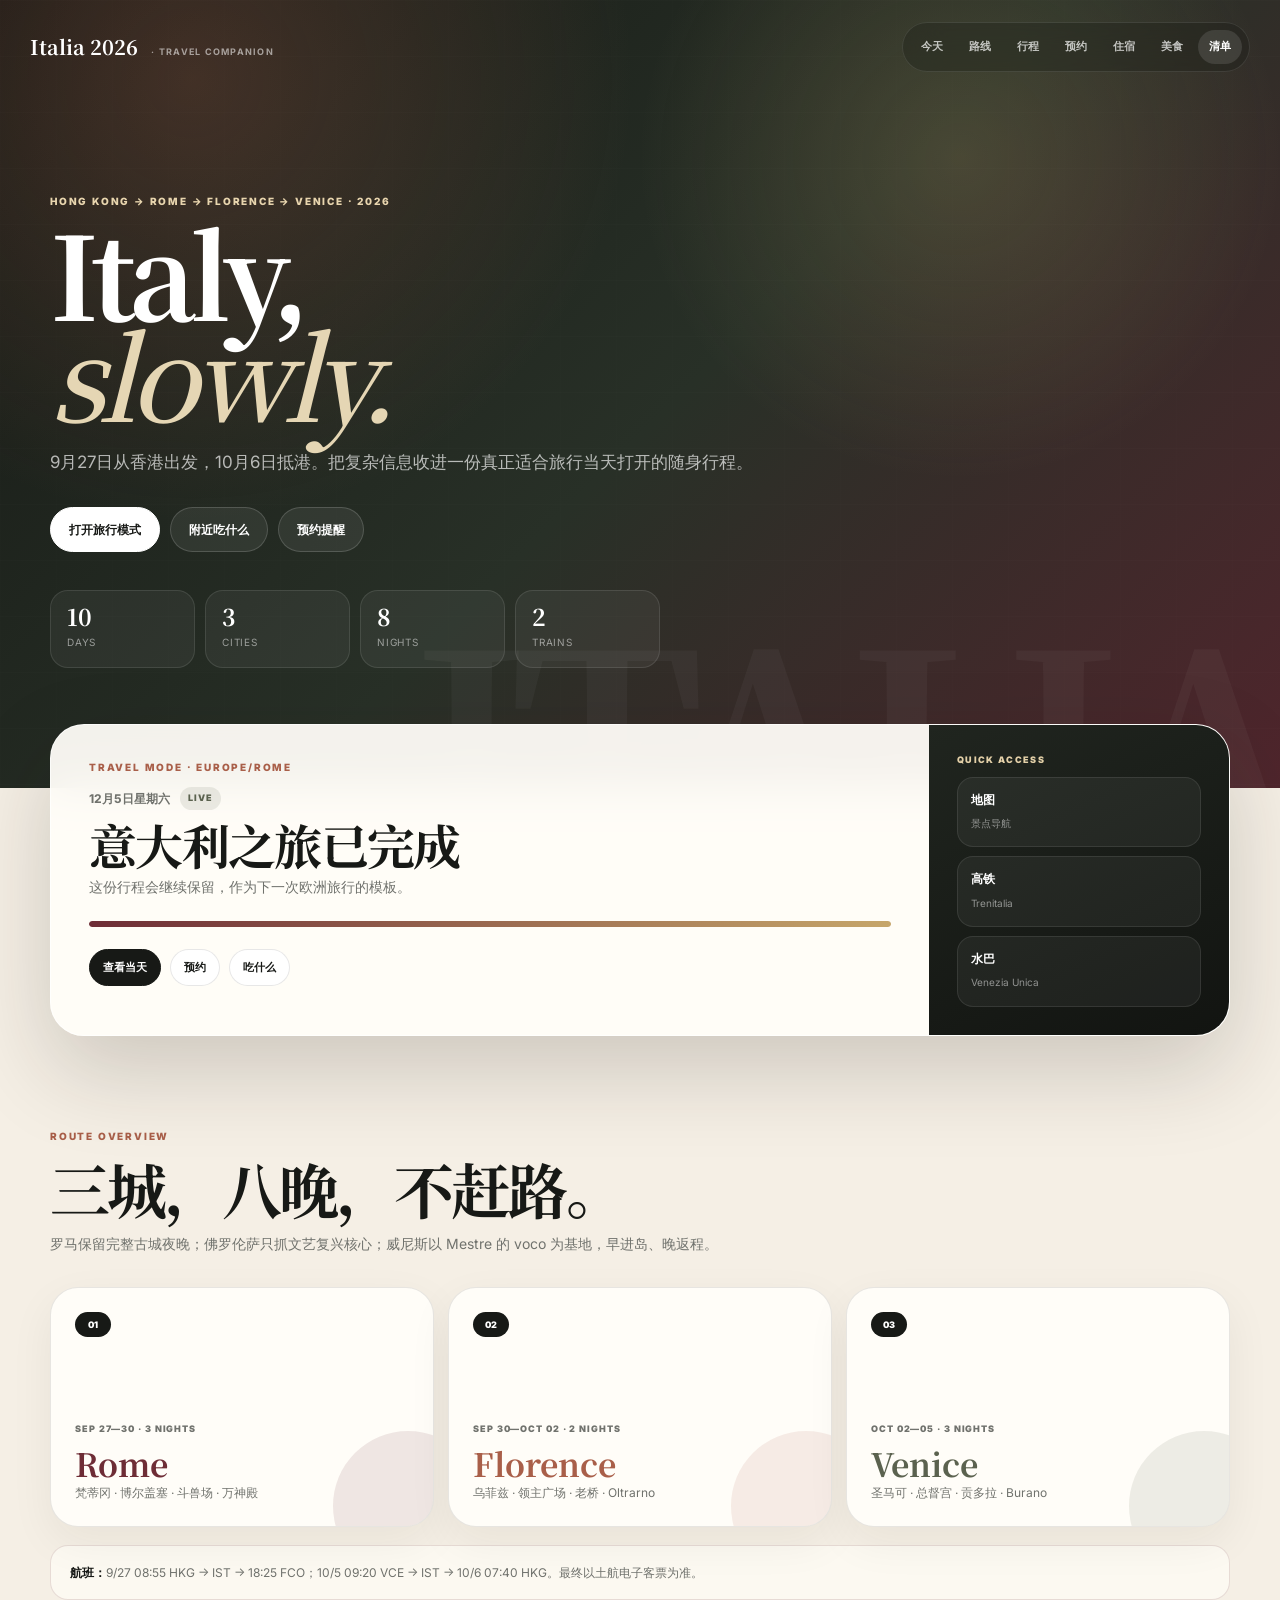
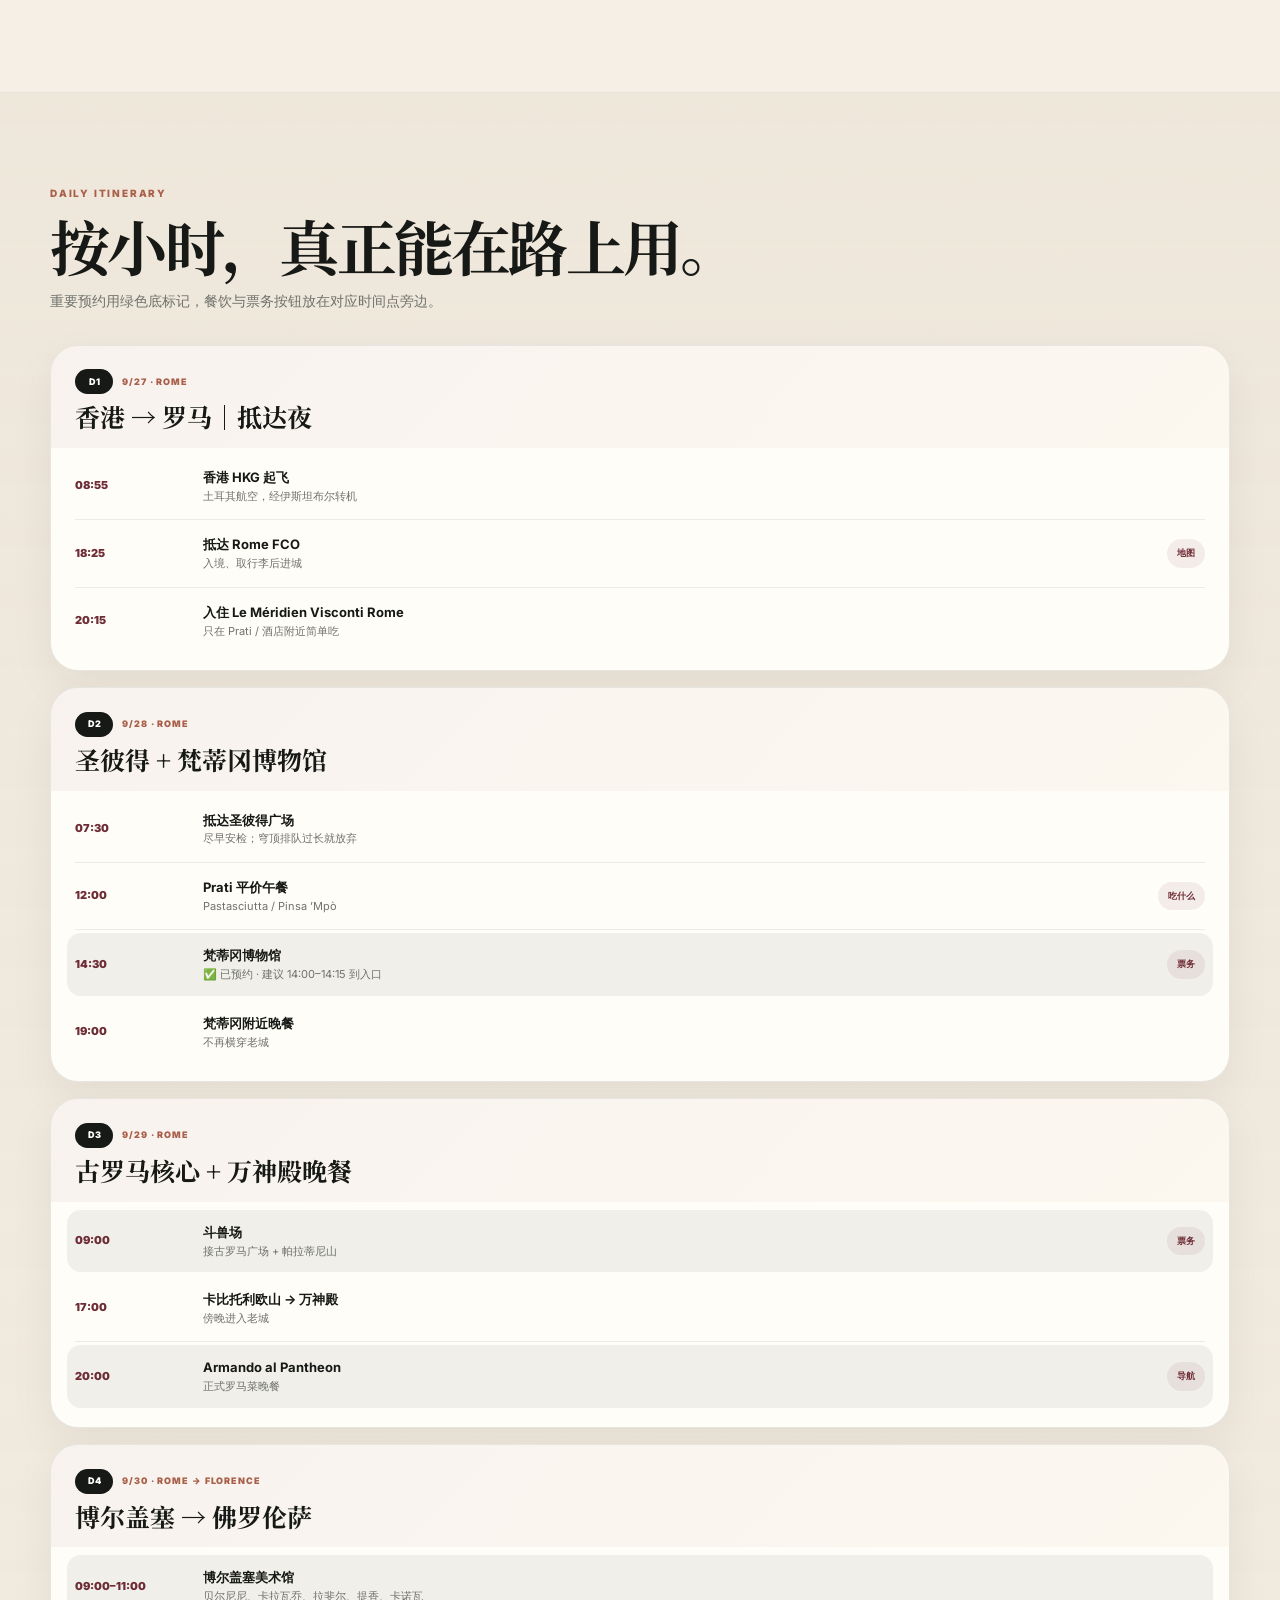
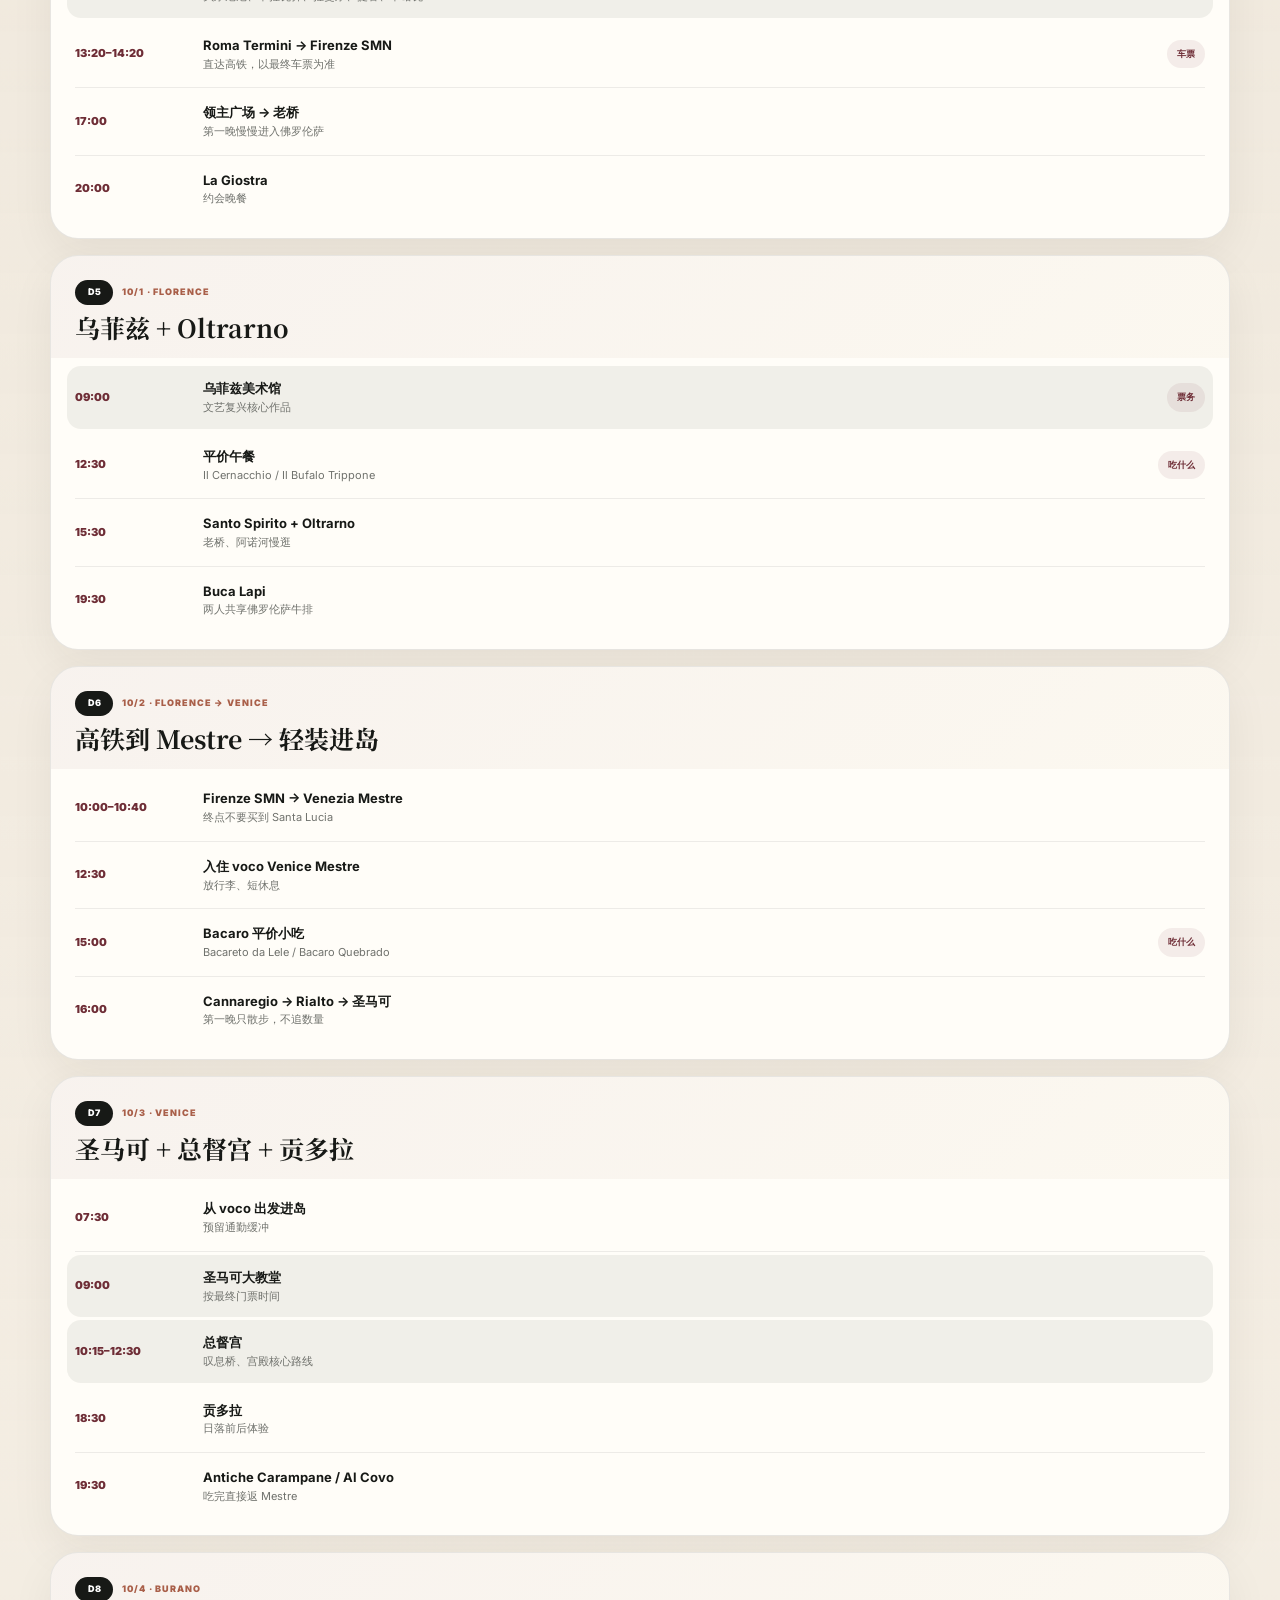
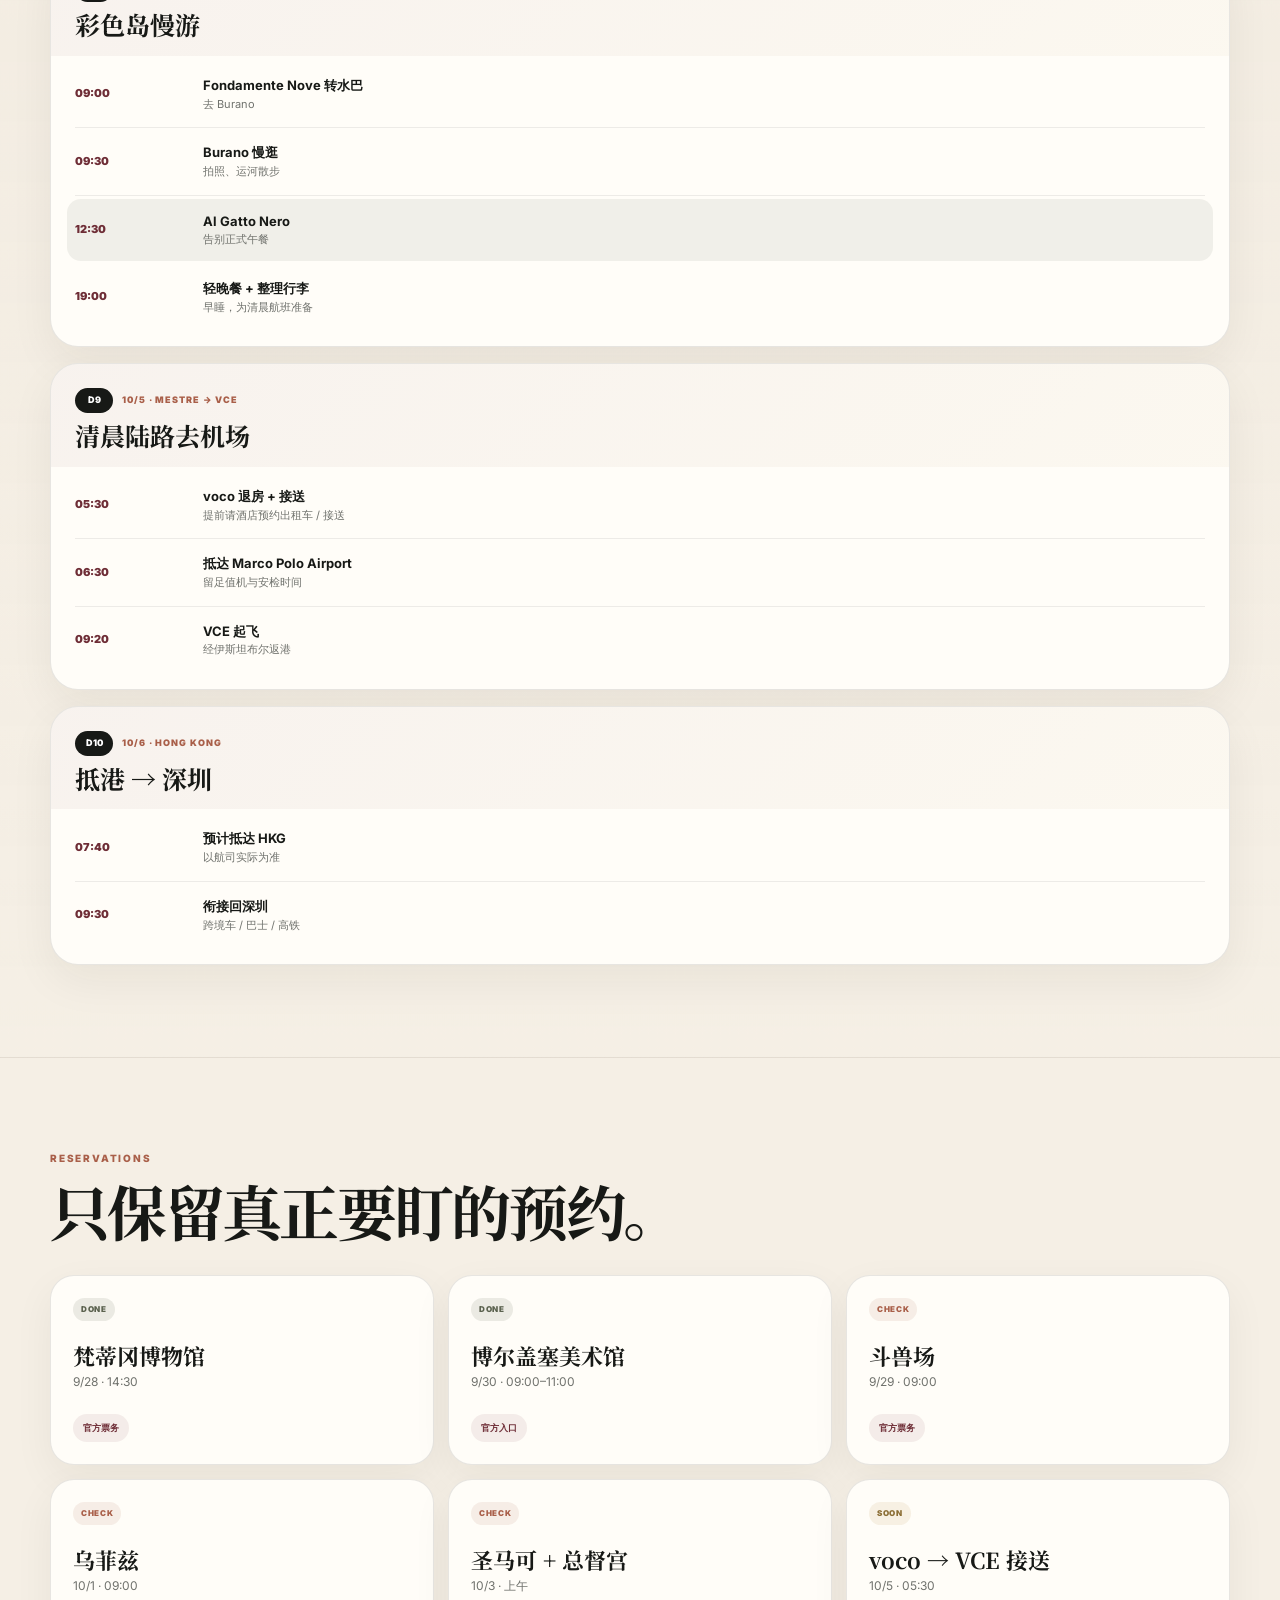
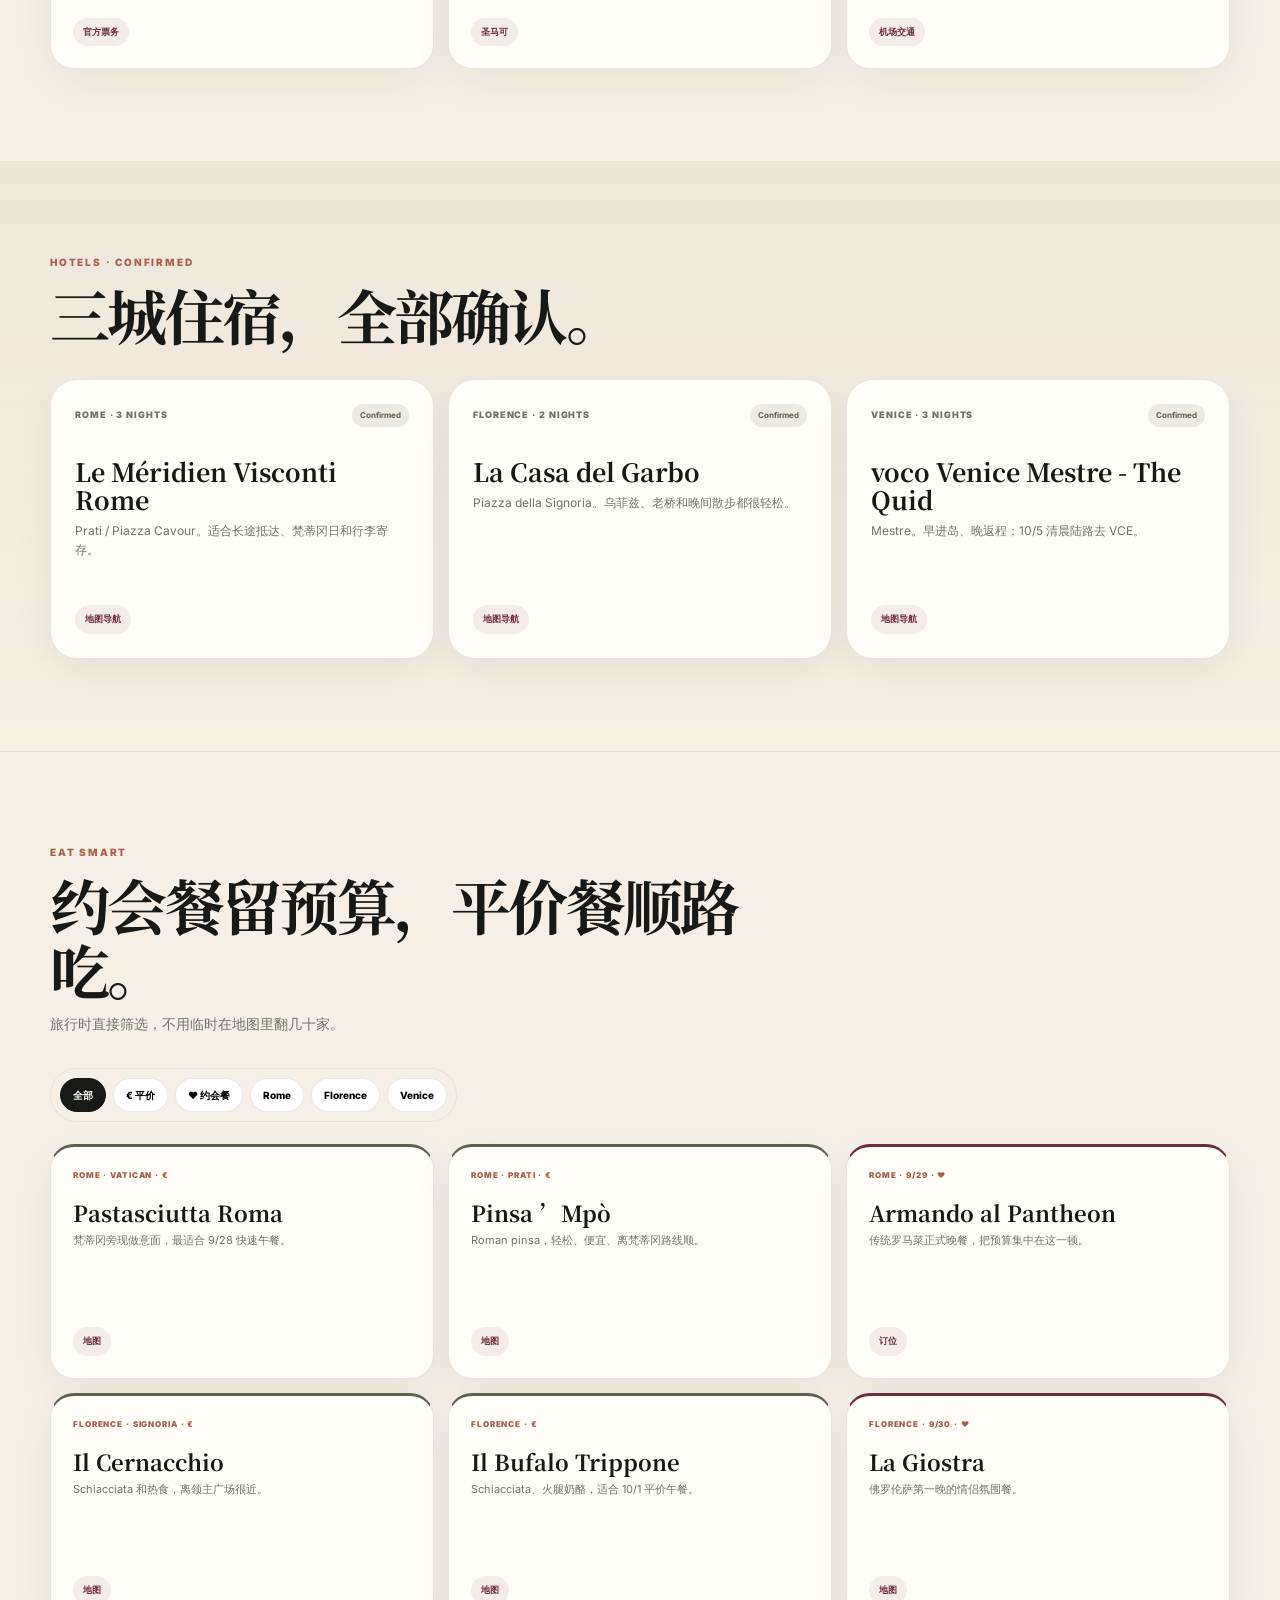
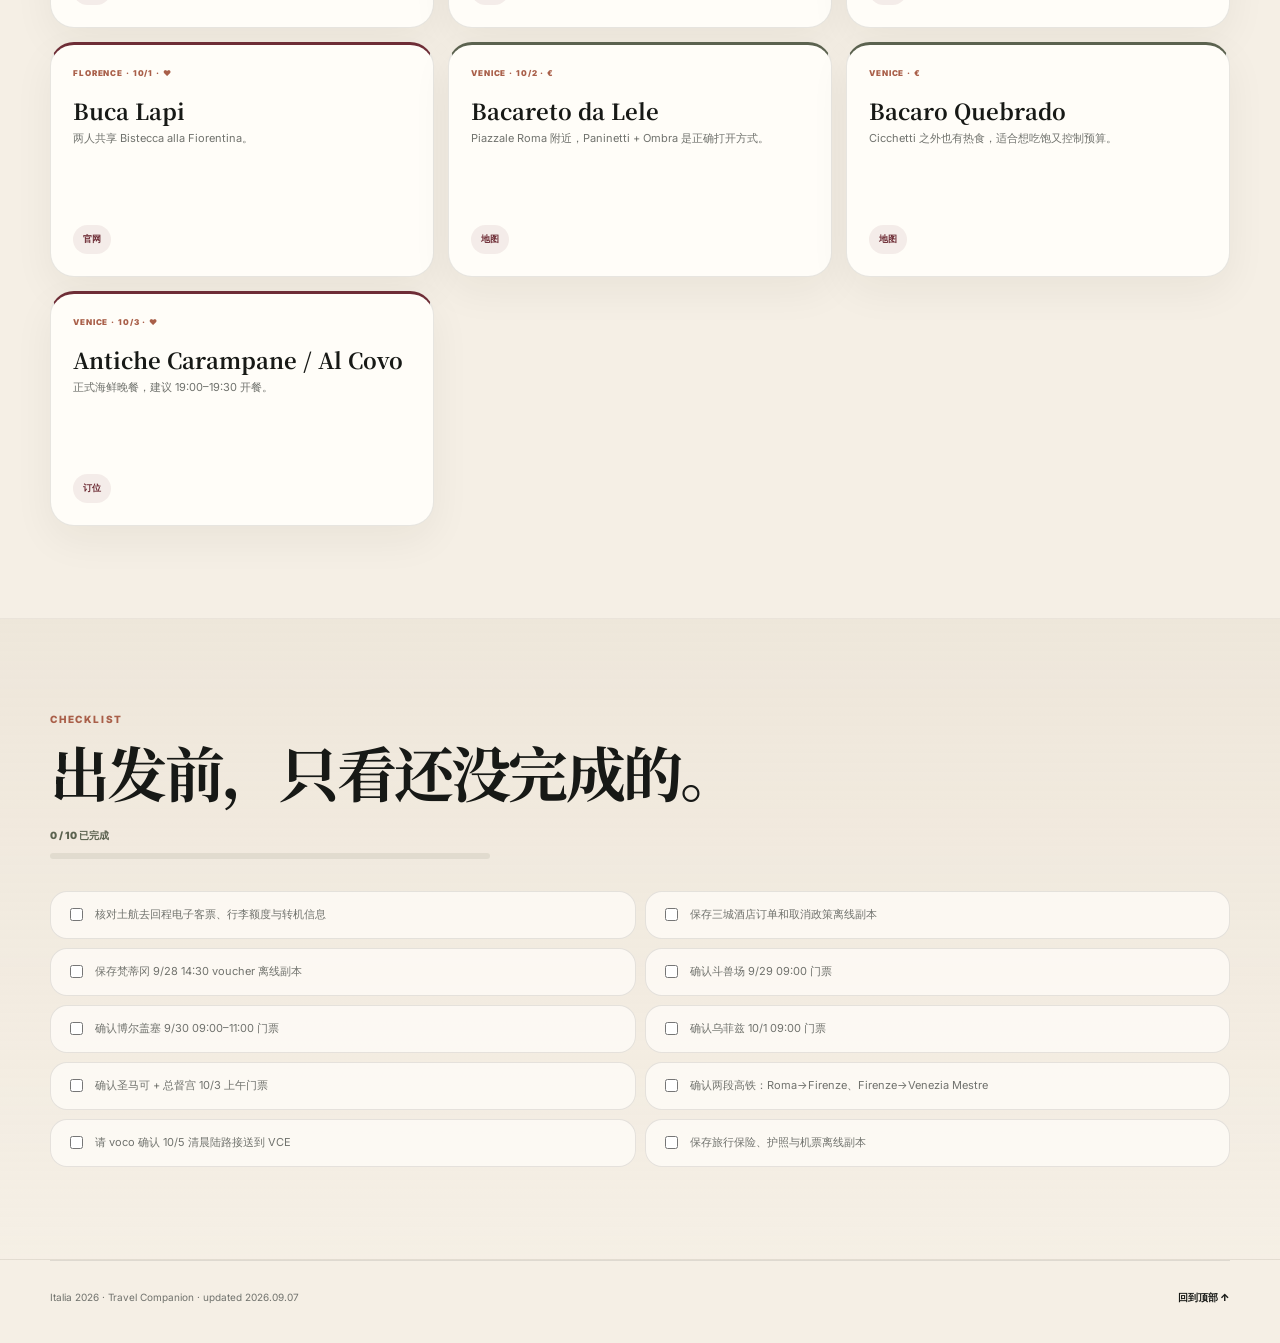
<file: ui-preview-v2.html>
<!doctype html><html lang="zh-CN"><head><meta charset="utf-8"><meta name="viewport" content="width=device-width,initial-scale=1"><title>Italia 2026 · Travel Companion</title><meta name="theme-color" content="#171916"><link rel="preconnect" href="https://fonts.googleapis.com"><link rel="preconnect" href="https://fonts.gstatic.com" crossorigin><link href="https://fonts.googleapis.com/css2?family=Noto+Serif+SC:wght@500;700&family=Inter:wght@400;500;600;700;800&display=swap" rel="stylesheet"><link rel="stylesheet" href="premium-v2.css"></head><body><header class="hero" id="top"><nav class="nav"><a class="brand" href="#top">Italia 2026</a><button class="nav-toggle" aria-label="打开导航" aria-expanded="false">☰</button><div class="nav-links"><a href="#today">今天</a><a href="#route">路线</a><a href="#plan">行程</a><a href="#bookings">预约</a><a href="#stay">住宿</a><a href="#eat">美食</a><a href="#check">清单</a></div></nav><div class="hero-inner"><p class="kicker">HONG KONG → ROME → FLORENCE → VENICE · 2026</p><h1>Italy,<br><em>slowly.</em></h1><p class="hero-copy">9月27日从香港出发，10月6日抵港。把复杂信息收进一份真正适合旅行当天打开的随身行程。</p><div class="hero-actions"><a class="cta light" href="#today">打开旅行模式</a><a class="cta ghost" href="#eat">附近吃什么</a><a class="cta ghost" href="booking-reminders.ics" download>预约提醒</a></div><div class="metrics"><div><strong>10</strong><span>days</span></div><div><strong>3</strong><span>cities</span></div><div><strong>8</strong><span>nights</span></div><div><strong>2</strong><span>trains</span></div></div></div></header><main><section class="today-wrap" id="today"><div class="today-card"><div class="today-main"><p class="kicker dark">TRAVEL MODE · EUROPE/ROME</p><div class="today-line"><span id="today-date">正在读取日期…</span><span class="live">LIVE</span></div><h2 id="today-title">距离出发还有几天？</h2><p id="today-next">正在整理下一项行程…</p><div class="progress"><i id="trip-progress"></i></div><div class="today-actions"><a id="today-jump" href="#plan">查看当天</a><a href="#bookings">预约</a><a href="#eat">吃什么</a></div></div><aside><span>QUICK ACCESS</span><a href="https://www.google.com/maps/search/?api=1&query=Vatican+City" target="_blank" rel="noopener"><b>地图</b><small>景点导航</small></a><a href="https://www.trenitalia.com/en.html" target="_blank" rel="noopener"><b>高铁</b><small>Trenitalia</small></a><a href="https://www.veneziaunica.it/en" target="_blank" rel="noopener"><b>水巴</b><small>Venezia Unica</small></a></aside></div></section><section class="section" id="route"><header class="section-head"><p class="kicker dark">ROUTE OVERVIEW</p><h2>三城，八晚，不赶路。</h2><p>罗马保留完整古城夜晚；佛罗伦萨只抓文艺复兴核心；威尼斯以 Mestre 的 voco 为基地，早进岛、晚返程。</p></header><div class="route-grid"><article class="route rome"><span>01</span><div><small>SEP 27—30 · 3 NIGHTS</small><h3>Rome</h3><p>梵蒂冈 · 博尔盖塞 · 斗兽场 · 万神殿</p></div></article><article class="route florence"><span>02</span><div><small>SEP 30—OCT 02 · 2 NIGHTS</small><h3>Florence</h3><p>乌菲兹 · 领主广场 · 老桥 · Oltrarno</p></div></article><article class="route venice"><span>03</span><div><small>OCT 02—05 · 3 NIGHTS</small><h3>Venice</h3><p>圣马可 · 总督宫 · 贡多拉 · Burano</p></div></article></div><div class="note"><b>航班：</b>9/27 08:55 HKG → IST → 18:25 FCO；10/5 09:20 VCE → IST → 10/6 07:40 HKG。最终以土航电子客票为准。</div></section><section class="section soft" id="plan"><header class="section-head"><p class="kicker dark">DAILY ITINERARY</p><h2>按小时，真正能在路上用。</h2><p>重要预约用绿色底标记，餐饮与票务按钮放在对应时间点旁边。</p></header><div class="days"><article class="day" id="day-2026-09-27" data-date="2026-09-27"><header><span>D1</span><small>9/27 · ROME</small><h3>香港 → 罗马｜抵达夜</h3></header><div class="slots"><div><time>08:55</time><p><b>香港 HKG 起飞</b><small>土耳其航空，经伊斯坦布尔转机</small></p></div><div><time>18:25</time><p><b>抵达 Rome FCO</b><small>入境、取行李后进城</small></p><a href="https://www.google.com/maps/search/?api=1&query=Fiumicino+Airport" target="_blank">地图</a></div><div><time>20:15</time><p><b>入住 Le Méridien Visconti Rome</b><small>只在 Prati / 酒店附近简单吃</small></p></div></div></article><article class="day" id="day-2026-09-28" data-date="2026-09-28"><header><span>D2</span><small>9/28 · ROME</small><h3>圣彼得 + 梵蒂冈博物馆</h3></header><div class="slots"><div><time>07:30</time><p><b>抵达圣彼得广场</b><small>尽早安检；穹顶排队过长就放弃</small></p></div><div><time>12:00</time><p><b>Prati 平价午餐</b><small>Pastasciutta / Pinsa ’Mpò</small></p><a href="#eat">吃什么</a></div><div class="confirmed"><time>14:30</time><p><b>梵蒂冈博物馆</b><small>✅ 已预约 · 建议 14:00–14:15 到入口</small></p><a href="https://tickets.museivaticani.va/home" target="_blank">票务</a></div><div><time>19:00</time><p><b>梵蒂冈附近晚餐</b><small>不再横穿老城</small></p></div></div></article><article class="day" id="day-2026-09-29" data-date="2026-09-29"><header><span>D3</span><small>9/29 · ROME</small><h3>古罗马核心 + 万神殿晚餐</h3></header><div class="slots"><div class="confirmed"><time>09:00</time><p><b>斗兽场</b><small>接古罗马广场 + 帕拉蒂尼山</small></p><a href="https://ticketing.colosseo.it/en/" target="_blank">票务</a></div><div><time>17:00</time><p><b>卡比托利欧山 → 万神殿</b><small>傍晚进入老城</small></p></div><div class="confirmed"><time>20:00</time><p><b>Armando al Pantheon</b><small>正式罗马菜晚餐</small></p><a href="https://www.google.com/maps/search/?api=1&query=Armando+al+Pantheon+Rome" target="_blank">导航</a></div></div></article><article class="day" id="day-2026-09-30" data-date="2026-09-30"><header><span>D4</span><small>9/30 · ROME → FLORENCE</small><h3>博尔盖塞 → 佛罗伦萨</h3></header><div class="slots"><div class="confirmed"><time>09:00–11:00</time><p><b>博尔盖塞美术馆</b><small>贝尔尼尼、卡拉瓦乔、拉斐尔、提香、卡诺瓦</small></p></div><div><time>13:20–14:20</time><p><b>Roma Termini → Firenze SMN</b><small>直达高铁，以最终车票为准</small></p><a href="https://www.trenitalia.com/en.html" target="_blank">车票</a></div><div><time>17:00</time><p><b>领主广场 → 老桥</b><small>第一晚慢慢进入佛罗伦萨</small></p></div><div><time>20:00</time><p><b>La Giostra</b><small>约会晚餐</small></p></div></div></article><article class="day" id="day-2026-10-01" data-date="2026-10-01"><header><span>D5</span><small>10/1 · FLORENCE</small><h3>乌菲兹 + Oltrarno</h3></header><div class="slots"><div class="confirmed"><time>09:00</time><p><b>乌菲兹美术馆</b><small>文艺复兴核心作品</small></p><a href="https://www.uffizi.it/en/tickets" target="_blank">票务</a></div><div><time>12:30</time><p><b>平价午餐</b><small>Il Cernacchio / Il Bufalo Trippone</small></p><a href="#eat">吃什么</a></div><div><time>15:30</time><p><b>Santo Spirito + Oltrarno</b><small>老桥、阿诺河慢逛</small></p></div><div><time>19:30</time><p><b>Buca Lapi</b><small>两人共享佛罗伦萨牛排</small></p></div></div></article><article class="day" id="day-2026-10-02" data-date="2026-10-02"><header><span>D6</span><small>10/2 · FLORENCE → VENICE</small><h3>高铁到 Mestre → 轻装进岛</h3></header><div class="slots"><div><time>10:00–10:40</time><p><b>Firenze SMN → Venezia Mestre</b><small>终点不要买到 Santa Lucia</small></p></div><div><time>12:30</time><p><b>入住 voco Venice Mestre</b><small>放行李、短休息</small></p></div><div><time>15:00</time><p><b>Bacaro 平价小吃</b><small>Bacareto da Lele / Bacaro Quebrado</small></p><a href="#eat">吃什么</a></div><div><time>16:00</time><p><b>Cannaregio → Rialto → 圣马可</b><small>第一晚只散步，不追数量</small></p></div></div></article><article class="day" id="day-2026-10-03" data-date="2026-10-03"><header><span>D7</span><small>10/3 · VENICE</small><h3>圣马可 + 总督宫 + 贡多拉</h3></header><div class="slots"><div><time>07:30</time><p><b>从 voco 出发进岛</b><small>预留通勤缓冲</small></p></div><div class="confirmed"><time>09:00</time><p><b>圣马可大教堂</b><small>按最终门票时间</small></p></div><div class="confirmed"><time>10:15–12:30</time><p><b>总督宫</b><small>叹息桥、宫殿核心路线</small></p></div><div><time>18:30</time><p><b>贡多拉</b><small>日落前后体验</small></p></div><div><time>19:30</time><p><b>Antiche Carampane / Al Covo</b><small>吃完直接返 Mestre</small></p></div></div></article><article class="day" id="day-2026-10-04" data-date="2026-10-04"><header><span>D8</span><small>10/4 · BURANO</small><h3>彩色岛慢游</h3></header><div class="slots"><div><time>09:00</time><p><b>Fondamente Nove 转水巴</b><small>去 Burano</small></p></div><div><time>09:30</time><p><b>Burano 慢逛</b><small>拍照、运河散步</small></p></div><div class="confirmed"><time>12:30</time><p><b>Al Gatto Nero</b><small>告别正式午餐</small></p></div><div><time>19:00</time><p><b>轻晚餐 + 整理行李</b><small>早睡，为清晨航班准备</small></p></div></div></article><article class="day" id="day-2026-10-05" data-date="2026-10-05"><header><span>D9</span><small>10/5 · MESTRE → VCE</small><h3>清晨陆路去机场</h3></header><div class="slots"><div><time>05:30</time><p><b>voco 退房 + 接送</b><small>提前请酒店预约出租车 / 接送</small></p></div><div><time>06:30</time><p><b>抵达 Marco Polo Airport</b><small>留足值机与安检时间</small></p></div><div><time>09:20</time><p><b>VCE 起飞</b><small>经伊斯坦布尔返港</small></p></div></div></article><article class="day" id="day-2026-10-06" data-date="2026-10-06"><header><span>D10</span><small>10/6 · HONG KONG</small><h3>抵港 → 深圳</h3></header><div class="slots"><div><time>07:40</time><p><b>预计抵达 HKG</b><small>以航司实际为准</small></p></div><div><time>09:30</time><p><b>衔接回深圳</b><small>跨境车 / 巴士 / 高铁</small></p></div></div></article></div></section><section class="section" id="bookings"><header class="section-head"><p class="kicker dark">RESERVATIONS</p><h2>只保留真正要盯的预约。</h2></header><div class="booking-grid"><article><span class="ok">DONE</span><h3>梵蒂冈博物馆</h3><p>9/28 · 14:30</p><a href="https://tickets.museivaticani.va/home" target="_blank">官方票务</a></article><article><span class="ok">DONE</span><h3>博尔盖塞美术馆</h3><p>9/30 · 09:00–11:00</p><a href="https://www.gebart.it/musei/galleria-borghese/" target="_blank">官方入口</a></article><article><span class="watch">CHECK</span><h3>斗兽场</h3><p>9/29 · 09:00</p><a href="https://ticketing.colosseo.it/en/" target="_blank">官方票务</a></article><article><span class="watch">CHECK</span><h3>乌菲兹</h3><p>10/1 · 09:00</p><a href="https://www.uffizi.it/en/tickets" target="_blank">官方票务</a></article><article><span class="watch">CHECK</span><h3>圣马可 + 总督宫</h3><p>10/3 · 上午</p><a href="https://tickets.basilicasanmarco.it/en/" target="_blank">圣马可</a></article><article><span class="soon">SOON</span><h3>voco → VCE 接送</h3><p>10/5 · 05:30</p><a href="https://www.veneziaairport.it/en/transport.html" target="_blank">机场交通</a></article></div></section><section class="section soft" id="stay"><header class="section-head"><p class="kicker dark">HOTELS · CONFIRMED</p><h2>三城住宿，全部确认。</h2></header><div class="hotel-grid"><article><div><span>ROME · 3 NIGHTS</span><b>Confirmed</b></div><h3>Le Méridien Visconti Rome</h3><p>Prati / Piazza Cavour。适合长途抵达、梵蒂冈日和行李寄存。</p><a href="https://www.google.com/maps/search/?api=1&query=Le+Meridien+Visconti+Rome" target="_blank">地图导航</a></article><article><div><span>FLORENCE · 2 NIGHTS</span><b>Confirmed</b></div><h3>La Casa del Garbo</h3><p>Piazza della Signoria。乌菲兹、老桥和晚间散步都很轻松。</p><a href="https://www.google.com/maps/search/?api=1&query=La+Casa+del+Garbo+Florence" target="_blank">地图导航</a></article><article><div><span>VENICE · 3 NIGHTS</span><b>Confirmed</b></div><h3>voco Venice Mestre - The Quid</h3><p>Mestre。早进岛、晚返程；10/5 清晨陆路去 VCE。</p><a href="https://www.google.com/maps/search/?api=1&query=voco+Venice+Mestre+The+Quid" target="_blank">地图导航</a></article></div></section><section class="section" id="eat"><header class="section-head"><p class="kicker dark">EAT SMART</p><h2>约会餐留预算，平价餐顺路吃。</h2><p>旅行时直接筛选，不用临时在地图里翻几十家。</p></header><div class="filters"><button class="active" data-filter="all">全部</button><button data-filter="budget">€ 平价</button><button data-filter="date">♥ 约会餐</button><button data-filter="rome">Rome</button><button data-filter="florence">Florence</button><button data-filter="venice">Venice</button></div><div class="food-grid"><article class="budget" data-tags="budget rome"><span>ROME · VATICAN · €</span><h3>Pastasciutta Roma</h3><p>梵蒂冈旁现做意面，最适合 9/28 快速午餐。</p><a href="https://www.google.com/maps/search/?api=1&query=Pastasciutta+Roma+Via+delle+Grazie+5" target="_blank">地图</a></article><article class="budget" data-tags="budget rome"><span>ROME · PRATI · €</span><h3>Pinsa ’Mpò</h3><p>Roman pinsa，轻松、便宜、离梵蒂冈路线顺。</p><a href="https://www.google.com/maps/search/?api=1&query=Pinsa+Mpo+Rome" target="_blank">地图</a></article><article class="date" data-tags="date rome"><span>ROME · 9/29 · ♥</span><h3>Armando al Pantheon</h3><p>传统罗马菜正式晚餐，把预算集中在这一顿。</p><a href="https://armandoalpantheon.it/prenota/" target="_blank">订位</a></article><article class="budget" data-tags="budget florence"><span>FLORENCE · SIGNORIA · €</span><h3>Il Cernacchio</h3><p>Schiacciata 和热食，离领主广场很近。</p><a href="https://www.google.com/maps/search/?api=1&query=Il+Cernacchio+Florence" target="_blank">地图</a></article><article class="budget" data-tags="budget florence"><span>FLORENCE · €</span><h3>Il Bufalo Trippone</h3><p>Schiacciata、火腿奶酪，适合 10/1 平价午餐。</p><a href="https://www.google.com/maps/search/?api=1&query=Il+Bufalo+Trippone+Florence" target="_blank">地图</a></article><article class="date" data-tags="date florence"><span>FLORENCE · 9/30 · ♥</span><h3>La Giostra</h3><p>佛罗伦萨第一晚的情侣氛围餐。</p><a href="https://www.google.com/maps/search/?api=1&query=La+Giostra+Florence" target="_blank">地图</a></article><article class="date" data-tags="date florence"><span>FLORENCE · 10/1 · ♥</span><h3>Buca Lapi</h3><p>两人共享 Bistecca alla Fiorentina。</p><a href="https://www.bucalapi.com/en/" target="_blank">官网</a></article><article class="budget" data-tags="budget venice"><span>VENICE · 10/2 · €</span><h3>Bacareto da Lele</h3><p>Piazzale Roma 附近，Paninetti + Ombra 是正确打开方式。</p><a href="https://www.google.com/maps/search/?api=1&query=Bacareto+da+Lele+Venice" target="_blank">地图</a></article><article class="budget" data-tags="budget venice"><span>VENICE · €</span><h3>Bacaro Quebrado</h3><p>Cicchetti 之外也有热食，适合想吃饱又控制预算。</p><a href="https://www.google.com/maps/search/?api=1&query=Bacaro+Quebrado+Venice" target="_blank">地图</a></article><article class="date" data-tags="date venice"><span>VENICE · 10/3 · ♥</span><h3>Antiche Carampane / Al Covo</h3><p>正式海鲜晚餐，建议 19:00–19:30 开餐。</p><a href="https://booking.resdiary.com/widget/Standard/AnticheCarampane/6454" target="_blank">订位</a></article></div></section><section class="section soft" id="check"><header class="section-head"><p class="kicker dark">CHECKLIST</p><h2>出发前，只看还没完成的。</h2><div class="check-progress"><span id="check-label">0 / 0 已完成</span><i><b id="check-bar"></b></i></div></header><div class="checklist"><label><input type="checkbox">核对土航去回程电子客票、行李额度与转机信息</label><label><input type="checkbox">保存三城酒店订单和取消政策离线副本</label><label><input type="checkbox">保存梵蒂冈 9/28 14:30 voucher 离线副本</label><label><input type="checkbox">确认斗兽场 9/29 09:00 门票</label><label><input type="checkbox">确认博尔盖塞 9/30 09:00–11:00 门票</label><label><input type="checkbox">确认乌菲兹 10/1 09:00 门票</label><label><input type="checkbox">确认圣马可 + 总督宫 10/3 上午门票</label><label><input type="checkbox">确认两段高铁：Roma→Firenze、Firenze→Venezia Mestre</label><label><input type="checkbox">请 voco 确认 10/5 清晨陆路接送到 VCE</label><label><input type="checkbox">保存旅行保险、护照与机票离线副本</label></div></section></main><nav class="bottom-nav"><a href="#today">◉<small>今天</small></a><a href="#plan">⌚<small>行程</small></a><a href="#bookings">✓<small>预约</small></a><a href="#eat">♨<small>吃什么</small></a></nav><footer><span>Italia 2026 · Travel Companion · updated 2026.09.07</span><a href="#top">回到顶部 ↑</a></footer><script src="premium-v2.js"></script></body></html>
</file>
<file: styles.css>
:root{
  --ink:#18201c;
  --muted:#657069;
  --cream:#fbf4e8;
  --paper:#fffaf2;
  --terracotta:#bd5b3d;
  --wine:#713233;
  --olive:#687653;
  --gold:#d6a94c;
  --line:rgba(24,32,28,.14);
  --shadow:0 24px 80px rgba(45, 28, 18, .14);
}
*{box-sizing:border-box}
html{scroll-behavior:smooth}
body{margin:0;font-family:Inter,-apple-system,BlinkMacSystemFont,"PingFang SC","Microsoft YaHei",sans-serif;color:var(--ink);background:var(--cream);line-height:1.6}
a{color:inherit;text-decoration:none}
.hero{min-height:92vh;background:linear-gradient(110deg,rgba(24,32,28,.78),rgba(113,50,51,.55)),url('https://images.unsplash.com/photo-1523906834658-6e24ef2386f9?auto=format&fit=crop&w=2200&q=80') center/cover; color:white;position:relative}
.nav{display:flex;align-items:center;justify-content:space-between;padding:24px clamp(20px,5vw,70px);position:relative;z-index:2}
.brand{font-weight:800;letter-spacing:.08em;text-transform:uppercase}
.nav-links{display:flex;gap:22px;font-weight:600;font-size:14px;color:rgba(255,255,255,.86)}
.nav-links a:hover{color:white}
.nav-toggle{display:none;background:rgba(255,255,255,.12);border:1px solid rgba(255,255,255,.25);color:white;border-radius:12px;padding:8px 12px;font-size:20px}
.hero-content{max-width:980px;padding:100px clamp(20px,7vw,96px) 80px}
.eyebrow{text-transform:uppercase;letter-spacing:.15em;font-weight:800;font-size:12px;color:var(--gold);margin:0 0 14px}
.hero .eyebrow{color:#ffd98c}
h1,h2,h3{font-family:"Noto Serif SC",serif;line-height:1.15;margin:0}
h1{font-size:clamp(42px,7vw,88px);letter-spacing:-.04em}
.hero-subtitle{max-width:760px;font-size:clamp(17px,2vw,22px);color:rgba(255,255,255,.88);margin:28px 0 34px}
.hero-actions{display:flex;gap:14px;flex-wrap:wrap}.btn{padding:13px 22px;border-radius:999px;font-weight:800}.primary{background:#fff;color:var(--wine)}.secondary{border:1px solid rgba(255,255,255,.55);color:#fff;background:rgba(255,255,255,.08)}
.section{padding:86px clamp(20px,6vw,90px)}.section.alt{background:var(--paper)}.section-heading{max-width:820px;margin-bottom:38px}.section-heading h2{font-size:clamp(32px,5vw,56px);letter-spacing:-.03em}.section-heading p:not(.eyebrow){font-size:18px;color:var(--muted)}
.route-grid{display:grid;grid-template-columns:repeat(4,1fr);gap:18px}.route-card{min-height:260px;border-radius:28px;padding:24px;color:white;background:var(--wine);box-shadow:var(--shadow);display:flex;flex-direction:column;justify-content:flex-end;position:relative;overflow:hidden}.route-card:before{content:"";position:absolute;inset:0;background:linear-gradient(to top,rgba(0,0,0,.72),rgba(0,0,0,.08));z-index:0}.route-card>*{position:relative;z-index:1}.route-card span{position:absolute;top:20px;right:22px;font-weight:900;color:rgba(255,255,255,.55)}.route-card h3{font-size:27px}.route-card p{font-weight:800;margin:8px 0 6px}.route-card small{color:rgba(255,255,255,.82)}.rome{background:url('https://images.unsplash.com/photo-1552832230-c0197dd311b5?auto=format&fit=crop&w=900&q=80') center/cover}.florence{background:url('https://images.unsplash.com/photo-1541370976299-4d24ebbc9077?auto=format&fit=crop&w=900&q=80') center/cover}.venice{background:url('https://images.unsplash.com/photo-1514890547357-a9ee288728e0?auto=format&fit=crop&w=900&q=80') center/cover}.milan{background:url('https://images.unsplash.com/photo-1610016302534-6f67f1c968d8?auto=format&fit=crop&w=900&q=80') center/cover}
.notice{margin-top:24px;border:1px solid var(--line);background:rgba(214,169,76,.16);padding:18px 20px;border-radius:20px;color:#4c3d20}.timeline{max-width:980px;margin:auto;position:relative}.timeline:before{content:"";position:absolute;left:120px;top:0;bottom:0;width:2px;background:var(--line)}.day{display:grid;grid-template-columns:160px minmax(0,1fr);gap:34px;padding:22px 0;position:relative}.day:after{content:"";position:absolute;left:112px;top:35px;width:18px;height:18px;background:var(--terracotta);border:5px solid var(--paper);border-radius:50%;box-shadow:0 0 0 1px var(--line)}.day time{font-weight:900;color:var(--terracotta)}.day-content{min-width:0}.day h3{font-size:24px;margin-bottom:6px}.day p{margin:0;color:var(--muted)}
.cards{display:grid;gap:20px}.cards.three{grid-template-columns:repeat(3,1fr)}.info-card,.hotel,.reservation-plan{background:#fff;border:1px solid var(--line);border-radius:28px;padding:26px;box-shadow:0 16px 48px rgba(45,28,18,.08)}.info-card h3,.hotel h3,.reservation-plan h3{font-size:24px;margin-bottom:12px}.info-card p,.hotel p{color:var(--muted)}
.hotel-grid{display:grid;grid-template-columns:repeat(4,1fr);gap:18px}.hotel span{display:inline-block;margin-top:12px;padding:6px 12px;background:rgba(104,118,83,.12);color:var(--olive);border-radius:999px;font-weight:800;font-size:13px}
.food-list{display:grid;grid-template-columns:repeat(4,1fr);gap:16px}.food-list div{background:var(--wine);color:white;padding:24px;border-radius:26px}.food-list h3{font-size:25px}.food-list p{color:rgba(255,255,255,.82)}.reservation-plan{margin-top:20px;background:var(--paper)}.reservation-plan li{margin:8px 0;color:var(--muted)}
.checklist{display:grid;grid-template-columns:repeat(2,1fr);gap:12px;max-width:980px}.checklist label{display:flex;align-items:flex-start;gap:10px;background:#fff;border:1px solid var(--line);border-radius:18px;padding:15px 16px;font-weight:650}.checklist input{width:18px;height:18px;margin-top:3px;accent-color:var(--terracotta)}
.footer{padding:30px clamp(20px,6vw,90px);display:flex;justify-content:space-between;gap:20px;background:var(--ink);color:white}.footer p{margin:0;color:rgba(255,255,255,.75)}.footer a{font-weight:800;color:#ffd98c}
@media(max-width:980px){.route-grid,.hotel-grid,.food-list,.cards.three{grid-template-columns:repeat(2,1fr)}.timeline:before{left:8px}.day{grid-template-columns:1fr;padding-left:38px}.day:after{left:0}.day time{margin-bottom:-20px}.checklist{grid-template-columns:1fr}}
@media(max-width:720px){.hero{min-height:auto}.nav{position:relative}.nav-toggle{display:block}.nav-links{display:none;position:absolute;right:20px;top:70px;flex-direction:column;background:rgba(24,32,28,.96);padding:18px;border-radius:18px;width:210px}.nav-links.open{display:flex}.hero-content{padding-top:64px}.route-grid,.hotel-grid,.food-list,.cards.three{grid-template-columns:1fr}.section{padding:64px 20px}.footer{flex-direction:column}.hero-actions .btn{width:100%;text-align:center}}
.budget-summary{display:grid;grid-template-columns:repeat(4,1fr);gap:16px;margin-bottom:24px}
.budget-summary article{background:#fff;border:1px solid var(--line);border-radius:24px;padding:20px;box-shadow:0 16px 48px rgba(45,28,18,.06)}
.budget-summary span{display:block;color:var(--terracotta);font-weight:900;font-size:13px;letter-spacing:.08em;text-transform:uppercase;margin-bottom:8px}
.budget-summary strong{display:block;font-size:20px;line-height:1.25;margin-bottom:8px}.budget-summary p{color:var(--muted);margin:0}
.budget-table-wrap{overflow:auto;background:#fff;border:1px solid var(--line);border-radius:28px;box-shadow:0 16px 48px rgba(45,28,18,.08);margin:22px 0}.budget-table{width:100%;border-collapse:collapse;min-width:900px}.budget-table th,.budget-table td{padding:15px 16px;text-align:left;border-bottom:1px solid var(--line);vertical-align:top}.budget-table th{background:rgba(113,50,51,.08);color:var(--wine);font-weight:900}.budget-table td{color:var(--muted)}.budget-table td:first-child{color:var(--ink);font-weight:800}.restaurant-costs{margin-top:24px}.restaurant-costs h3{font-size:28px;margin-bottom:16px}.cost-grid{display:grid;grid-template-columns:repeat(4,1fr);gap:16px}.cost-grid div{background:#fff;border:1px solid var(--line);border-radius:22px;padding:20px}.cost-grid strong{font-family:"Noto Serif SC",serif;font-size:20px}.cost-grid p{color:var(--muted);margin:8px 0 0}
@media(max-width:980px){.budget-summary,.cost-grid{grid-template-columns:repeat(2,1fr)}}@media(max-width:720px){.budget-summary,.cost-grid{grid-template-columns:1fr}.budget-table{min-width:760px}}

/* 2026 final three-city plan */
.three-route{grid-template-columns:repeat(3,1fr)}
.featured-hotels{grid-template-columns:repeat(3,1fr)}
.booking-summary{display:grid;grid-template-columns:repeat(3,1fr);gap:18px;margin-bottom:24px}
.booking-summary article{background:#fff;border:1px solid var(--line);border-radius:26px;padding:22px;box-shadow:0 16px 48px rgba(45,28,18,.07)}
.booking-summary strong{display:block;font-family:"Noto Serif SC",serif;font-size:21px;line-height:1.3;margin:12px 0 8px}
.booking-summary p{margin:0;color:var(--muted)}
.status,.pill{display:inline-flex;align-items:center;border-radius:999px;font-weight:900;white-space:nowrap}
.status{padding:7px 12px;font-size:12px;letter-spacing:.05em}.pill{padding:5px 9px;font-size:12px}
.status.open,.pill.open{background:rgba(104,118,83,.14);color:#52613f}
.status.soon,.pill.soon{background:rgba(214,169,76,.2);color:#7a5b17}
.status.later,.pill.later{background:rgba(189,91,61,.14);color:#963f29}
.status.done,.pill.done{background:rgba(28,130,55,.14);color:#22773b}
.booking-table-wrap{overflow:auto;background:#fff;border:1px solid var(--line);border-radius:28px;box-shadow:0 16px 48px rgba(45,28,18,.08)}
.booking-table{width:100%;min-width:1120px;border-collapse:collapse}
.booking-table th,.booking-table td{padding:15px 16px;text-align:left;vertical-align:top;border-bottom:1px solid var(--line)}
.booking-table th{background:rgba(113,50,51,.08);color:var(--wine);font-weight:900}
.booking-table td{color:var(--muted)}
.booking-table td:first-child{color:var(--ink);font-weight:900}
.mini-btn{display:inline-flex;align-items:center;justify-content:center;margin:2px 4px 2px 0;padding:8px 12px;border-radius:999px;background:var(--wine);color:#fff!important;font-weight:850;font-size:12px;white-space:nowrap}
.mini-btn.ghost{background:rgba(113,50,51,.1);color:var(--wine)!important}
.source-note{margin-top:18px;padding:16px 18px;border-left:4px solid var(--gold);background:rgba(214,169,76,.12);border-radius:0 16px 16px 0;color:#5b4c2b;font-size:14px}
.link-row{display:flex;flex-wrap:wrap;gap:12px;margin-top:22px}
.action-link{display:inline-flex;padding:11px 17px;border:1px solid var(--line);border-radius:999px;background:#fff;color:var(--wine);font-weight:850;box-shadow:0 8px 24px rgba(45,28,18,.06)}
.action-link:hover,.hotel-actions a:hover,.restaurant-card a:hover{transform:translateY(-1px)}
.hotel-kicker{margin:0 0 9px!important;color:var(--terracotta)!important;font-weight:900;font-size:12px;text-transform:uppercase;letter-spacing:.07em}
.rating-line{margin:16px 0 0;padding-top:14px;border-top:1px solid var(--line);font-weight:800;color:var(--olive);font-size:14px}
.hotel-actions{display:flex;flex-wrap:wrap;gap:9px;margin-top:16px}
.hotel-actions a{display:inline-flex;padding:9px 13px;background:var(--wine);color:#fff;border-radius:999px;font-weight:850;font-size:13px;transition:.18s ease}
.hotel-actions a+ a{background:rgba(113,50,51,.1);color:var(--wine)}
.restaurant-grid{display:grid;grid-template-columns:repeat(3,1fr);gap:18px}
.restaurant-card{display:flex;flex-direction:column;justify-content:space-between;min-height:300px;background:#fff;border:1px solid var(--line);border-radius:26px;padding:23px;box-shadow:0 16px 48px rgba(45,28,18,.07)}
.restaurant-card span{display:inline-block;color:var(--terracotta);font-size:12px;font-weight:900;letter-spacing:.06em;text-transform:uppercase;margin-bottom:9px}
.restaurant-card h3{font-size:23px;margin-bottom:10px}.restaurant-card p{color:var(--muted);margin:0}.restaurant-card strong{display:block;margin:18px 0 12px;color:var(--olive)}
.restaurant-card a{display:inline-flex;align-self:flex-start;padding:9px 14px;border-radius:999px;background:var(--wine);color:#fff;font-weight:850;font-size:13px;transition:.18s ease}
@media(max-width:980px){.three-route,.featured-hotels,.booking-summary,.restaurant-grid{grid-template-columns:repeat(2,1fr)}}
@media(max-width:720px){.three-route,.featured-hotels,.booking-summary,.restaurant-grid{grid-template-columns:1fr}.booking-table{min-width:980px}}
</file>
<file: premium-v2.css>
:root{--ink:#171916;--paper:#f5efe5;--card:#fffdf8;--wine:#6e2d36;--olive:#5b624f;--gold:#c6a66a;--terra:#a95f49;--muted:#70726d;--line:rgba(23,25,22,.1);--serif:"Noto Serif SC",Georgia,serif;--sans:Inter,-apple-system,BlinkMacSystemFont,"Segoe UI",sans-serif;--shadow:0 24px 70px rgba(34,28,21,.09)}*{box-sizing:border-box}html{scroll-behavior:smooth;scroll-padding-top:90px}body{margin:0;background:var(--paper);color:var(--ink);font-family:var(--sans);line-height:1.6;-webkit-font-smoothing:antialiased}a{text-decoration:none;color:inherit}button,input{font:inherit}.hero{position:relative;min-height:78vh;overflow:hidden;color:#fff;background:radial-gradient(circle at 75% 20%,rgba(198,166,106,.2),transparent 28%),radial-gradient(circle at 15% 10%,rgba(169,95,73,.28),transparent 34%),linear-gradient(135deg,#151814,#283027 52%,#4f252c 100%)}.hero:before{content:"";position:absolute;inset:0;opacity:.2;background-image:linear-gradient(rgba(255,255,255,.05) 1px,transparent 1px),linear-gradient(90deg,rgba(255,255,255,.04) 1px,transparent 1px);background-size:56px 56px}.hero:after{content:"ITALIA";position:absolute;right:-.03em;bottom:-.22em;font:700 clamp(120px,22vw,330px)/.8 var(--serif);letter-spacing:-.08em;color:rgba(255,255,255,.035)}.nav{position:relative;z-index:5;width:min(1220px,calc(100% - 48px));margin:auto;padding:22px 0;display:flex;align-items:center;justify-content:space-between;gap:20px}.brand{font:700 20px/1 var(--serif)}.brand:after{content:" · Travel Companion";margin-left:10px;font:700 9px/1 var(--sans);letter-spacing:.14em;text-transform:uppercase;color:rgba(255,255,255,.55)}.nav-links{display:flex;gap:4px;padding:7px;border:1px solid rgba(255,255,255,.1);border-radius:999px;background:rgba(16,18,16,.24);backdrop-filter:blur(18px)}.nav-links a{padding:8px 11px;border-radius:999px;font-size:11px;font-weight:750;color:rgba(255,255,255,.72)}.nav-links a:hover,.nav-links a.active{background:rgba(255,255,255,.11);color:#fff}.nav-toggle{display:none;width:42px;height:42px;border:0;border-radius:14px;background:rgba(255,255,255,.09);color:#fff}.hero-inner{position:relative;z-index:2;width:min(1180px,calc(100% - 48px));margin:auto;padding:clamp(76px,11vh,132px) 0 120px}.kicker{margin:0 0 12px;font-size:10px;font-weight:850;letter-spacing:.18em;text-transform:uppercase;color:#e8d5ae}.kicker.dark{color:var(--terra)}.hero h1{margin:0;font:700 clamp(58px,9vw,118px)/.88 var(--serif);letter-spacing:-.055em}.hero h1 em{font-style:italic;font-weight:500;color:#e5d6b4}.hero-copy{max-width:720px;margin:26px 0 0;color:rgba(255,255,255,.68);font-size:17px}.hero-actions{display:flex;gap:10px;flex-wrap:wrap;margin-top:30px}.cta{display:inline-flex;padding:12px 18px;border-radius:999px;border:1px solid rgba(255,255,255,.16);font-size:12px;font-weight:800}.cta.light{background:#fff;color:var(--ink);border-color:#fff}.cta.ghost{background:rgba(255,255,255,.07)}.metrics{display:grid;grid-template-columns:repeat(4,minmax(0,145px));gap:10px;margin-top:38px}.metrics div{padding:14px 16px;border:1px solid rgba(255,255,255,.1);border-radius:18px;background:rgba(255,255,255,.05)}.metrics strong{display:block;font:700 23px/1 var(--serif)}.metrics span{font-size:10px;color:rgba(255,255,255,.52);text-transform:uppercase;letter-spacing:.08em}.today-wrap{position:relative;z-index:7;width:min(1180px,calc(100% - 48px));margin:-64px auto 0}.today-card{display:grid;grid-template-columns:1fr 300px;border:1px solid rgba(255,255,255,.72);border-radius:34px;overflow:hidden;background:rgba(255,253,248,.95);box-shadow:0 34px 90px rgba(32,26,20,.19);backdrop-filter:blur(20px)}.today-main{padding:34px 38px}.today-line{display:flex;gap:10px;align-items:center;color:var(--muted);font-size:12px;font-weight:750}.live{padding:4px 8px;border-radius:999px;background:rgba(91,98,79,.12);color:var(--olive);font-size:9px;font-weight:900;letter-spacing:.12em}.today-main h2{margin:8px 0 5px;font:700 clamp(31px,4vw,48px)/1.12 var(--serif);letter-spacing:-.035em}.today-main>p:not(.kicker){margin:0;color:var(--muted);font-size:14px}.progress{height:6px;margin:22px 0;border-radius:999px;background:rgba(110,45,54,.08);overflow:hidden}.progress i{display:block;width:0;height:100%;border-radius:inherit;background:linear-gradient(90deg,var(--wine),var(--gold))}.today-actions{display:flex;gap:9px;flex-wrap:wrap}.today-actions a{padding:9px 13px;border:1px solid var(--line);border-radius:999px;background:#fff;font-size:11px;font-weight:800}.today-actions a:first-child{background:var(--ink);color:#fff;border-color:var(--ink)}.today-card aside{display:flex;flex-direction:column;gap:9px;padding:28px;background:linear-gradient(155deg,#20251f,#121411);color:#fff}.today-card aside>span{font-size:9px;font-weight:900;letter-spacing:.15em;color:#e3d0a8}.today-card aside a{padding:12px 13px;border:1px solid rgba(255,255,255,.09);border-radius:16px;background:rgba(255,255,255,.05)}.today-card aside b{display:block;font-size:12px}.today-card aside small{color:rgba(255,255,255,.5);font-size:10px}.section{width:min(1180px,calc(100% - 48px));margin:auto;padding:92px 0}.section.soft{width:100%;padding-left:max(24px,calc((100vw - 1180px)/2));padding-right:max(24px,calc((100vw - 1180px)/2));background:linear-gradient(180deg,rgba(233,224,210,.55),rgba(245,239,229,.28));border-top:1px solid rgba(23,25,22,.05);border-bottom:1px solid rgba(23,25,22,.05)}.section-head{max-width:780px;margin-bottom:32px}.section-head h2{margin:0;font:700 clamp(36px,5vw,60px)/1.08 var(--serif);letter-spacing:-.045em}.section-head>p:not(.kicker){margin:12px 0 0;color:var(--muted);font-size:14px}.route-grid{display:grid;grid-template-columns:repeat(3,1fr);gap:14px}.route{position:relative;min-height:240px;padding:24px;border:1px solid var(--line);border-radius:28px;background:var(--card);box-shadow:0 15px 45px rgba(34,28,21,.06);overflow:hidden;display:flex;flex-direction:column;justify-content:space-between}.route:after{content:"";position:absolute;width:150px;height:150px;border-radius:50%;right:-50px;bottom:-55px;opacity:.11;background:currentColor}.route>span{display:grid;place-items:center;width:36px;height:25px;border-radius:999px;background:var(--ink);color:#fff;font-size:9px;font-weight:900}.route small{font-size:9px;font-weight:900;letter-spacing:.1em;color:var(--muted)}.route h3{margin:6px 0 2px;font:700 32px/1.1 var(--serif)}.route p{margin:0;color:var(--muted);font-size:12px}.rome{color:var(--wine)}.florence{color:var(--terra)}.venice{color:var(--olive)}.note{margin-top:18px;padding:17px 19px;border:1px solid rgba(110,45,54,.14);border-radius:18px;background:rgba(255,253,248,.65);color:var(--muted);font-size:12px}.note b{color:var(--ink)}.days{display:grid;gap:16px}.day{overflow:hidden;border:1px solid var(--line);border-radius:28px;background:var(--card);box-shadow:0 16px 45px rgba(34,28,21,.06);scroll-margin-top:100px}.day.current{border-color:rgba(110,45,54,.35);box-shadow:0 24px 70px rgba(110,45,54,.12)}.day header{position:relative;padding:21px 24px 17px;background:linear-gradient(135deg,rgba(110,45,54,.05),rgba(198,166,106,.06))}.day.current header:after{content:"TODAY";position:absolute;right:20px;top:18px;padding:5px 8px;border-radius:999px;background:var(--wine);color:#fff;font-size:8px;font-weight:900;letter-spacing:.11em}.day header>span{display:inline-grid;place-items:center;width:38px;height:25px;margin-right:9px;border-radius:999px;background:var(--ink);color:#fff;font-size:9px;font-weight:900}.day header>small{font-size:9px;font-weight:900;letter-spacing:.1em;color:var(--terra)}.day h3{margin:8px 0 0;font:700 25px/1.15 var(--serif)}.slots{padding:5px 24px 16px}.slots>div{display:grid;grid-template-columns:112px 1fr auto;gap:16px;align-items:center;padding:14px 0;border-bottom:1px solid rgba(23,25,22,.075)}.slots>div:last-child{border-bottom:0}.slots>div.confirmed{margin:3px -8px;padding:12px 8px;border:0;border-radius:14px;background:rgba(91,98,79,.09)}.slots time{font-size:11px;font-weight:900;color:var(--wine)}.slots p{margin:0}.slots b{display:block;font-size:13px}.slots small{display:block;color:var(--muted);font-size:11px}.slots a,.booking-grid a,.hotel-grid a,.food-grid a{display:inline-flex;padding:7px 10px;border-radius:999px;background:rgba(110,45,54,.08);color:var(--wine);font-size:9px;font-weight:900;white-space:nowrap}.booking-grid{display:grid;grid-template-columns:repeat(3,1fr);gap:14px}.booking-grid article{min-height:190px;padding:22px;border:1px solid var(--line);border-radius:24px;background:var(--card);box-shadow:0 14px 42px rgba(34,28,21,.055);display:flex;flex-direction:column}.booking-grid span{align-self:flex-start;padding:5px 8px;border-radius:999px;font-size:8px;font-weight:900;letter-spacing:.08em}.booking-grid .ok{background:rgba(91,98,79,.12);color:var(--olive)}.booking-grid .watch{background:rgba(169,95,73,.1);color:var(--terra)}.booking-grid .soon{background:rgba(198,166,106,.15);color:#8b6e35}.booking-grid h3{margin:22px 0 4px;font:700 22px/1.15 var(--serif)}.booking-grid p{margin:0;color:var(--muted);font-size:12px}.booking-grid a{margin-top:auto;align-self:flex-start}.hotel-grid{display:grid;grid-template-columns:repeat(3,1fr);gap:14px}.hotel-grid article{min-height:280px;padding:24px;border:1px solid var(--line);border-radius:27px;background:var(--card);box-shadow:0 14px 42px rgba(34,28,21,.06);display:flex;flex-direction:column}.hotel-grid article>div{display:flex;justify-content:space-between;gap:10px;align-items:center}.hotel-grid span{font-size:9px;font-weight:900;letter-spacing:.1em;color:var(--muted)}.hotel-grid b{padding:5px 8px;border-radius:999px;background:rgba(91,98,79,.12);color:var(--olive);font-size:8px}.hotel-grid h3{margin:30px 0 8px;font:700 25px/1.13 var(--serif)}.hotel-grid p{margin:0;color:var(--muted);font-size:12px}.hotel-grid a{margin-top:auto;align-self:flex-start}.filters{position:sticky;top:10px;z-index:8;display:flex;gap:7px;flex-wrap:wrap;width:max-content;max-width:100%;margin-bottom:22px;padding:9px;border:1px solid rgba(23,25,22,.06);border-radius:999px;background:rgba(245,239,229,.85);backdrop-filter:blur(16px)}.filters button{padding:8px 12px;border:1px solid var(--line);border-radius:999px;background:#fff;font-size:10px;font-weight:800;cursor:pointer}.filters button.active{background:var(--ink);color:#fff;border-color:var(--ink)}.food-grid{display:grid;grid-template-columns:repeat(3,1fr);gap:14px}.food-grid article{min-height:235px;padding:22px;border:1px solid var(--line);border-radius:24px;background:var(--card);box-shadow:0 14px 42px rgba(34,28,21,.055);display:flex;flex-direction:column}.food-grid article.budget{border-top:3px solid var(--olive)}.food-grid article.date{border-top:3px solid var(--wine)}.food-grid article.hidden{display:none}.food-grid span{font-size:8px;font-weight:900;letter-spacing:.11em;color:var(--terra)}.food-grid h3{margin:18px 0 7px;font:700 22px/1.15 var(--serif)}.food-grid p{margin:0;color:var(--muted);font-size:11px}.food-grid a{margin-top:auto;align-self:flex-start}.check-progress{max-width:440px;margin-top:17px}.check-progress span{font-size:10px;font-weight:900;color:var(--olive)}.check-progress i{display:block;height:6px;margin-top:7px;border-radius:999px;background:rgba(91,98,79,.11);overflow:hidden}.check-progress b{display:block;width:0;height:100%;border-radius:inherit;background:linear-gradient(90deg,var(--olive),var(--gold))}.checklist{display:grid;grid-template-columns:repeat(2,1fr);gap:9px}.checklist label{display:flex;align-items:flex-start;gap:9px;padding:14px 15px;border:1px solid var(--line);border-radius:17px;background:rgba(255,253,248,.75);color:var(--muted);font-size:11px}.checklist label:has(input:checked){background:rgba(91,98,79,.08);color:var(--ink)}.checklist input{margin-top:2px;accent-color:var(--olive)}footer{width:min(1180px,calc(100% - 48px));margin:auto;padding:28px 0 38px;border-top:1px solid var(--line);display:flex;justify-content:space-between;gap:20px;color:var(--muted);font-size:10px}footer a{font-weight:850;color:var(--ink)}.bottom-nav{display:none}@media(max-width:1000px){.nav-links{display:none;position:absolute;top:70px;right:0;flex-direction:column;align-items:stretch;width:220px;border-radius:20px;padding:9px;background:rgba(20,22,19,.96)}.nav-links.open{display:flex}.nav-toggle{display:block}.today-card{grid-template-columns:1fr}.today-card aside{display:grid;grid-template-columns:repeat(3,1fr)}.today-card aside>span{grid-column:1/-1}.route-grid,.booking-grid,.hotel-grid,.food-grid{grid-template-columns:repeat(2,1fr)}}@media(max-width:720px){html{scroll-padding-top:72px}body{padding-bottom:82px}.nav{width:calc(100% - 28px);padding:16px 0}.brand:after{display:none}.hero{min-height:700px}.hero-inner{width:calc(100% - 28px);padding:78px 0 110px}.hero h1{font-size:clamp(58px,18vw,78px)}.hero-copy{font-size:14px}.hero-actions{display:grid;grid-template-columns:1fr 1fr}.hero-actions .cta:first-child{grid-column:1/-1}.metrics{grid-template-columns:repeat(2,1fr)}.today-wrap{width:calc(100% - 28px);margin-top:-68px}.today-card{border-radius:25px}.today-main{padding:24px 20px}.today-card aside{display:none}.today-main h2{font-size:31px}.today-actions a{flex:1}.section{width:calc(100% - 28px);padding:68px 0}.section.soft{width:100%;padding-left:14px;padding-right:14px}.section-head h2{font-size:37px}.route-grid,.booking-grid,.hotel-grid,.food-grid,.checklist{grid-template-columns:1fr}.route{min-height:200px}.day{border-radius:23px}.day header{padding:18px 17px 14px}.day h3{font-size:21px}.slots{padding:4px 17px 13px}.slots>div{grid-template-columns:76px 1fr;gap:10px;padding:12px 0}.slots>div a{grid-column:2;justify-self:start}.filters{top:4px;width:calc(100vw - 28px);overflow:auto;flex-wrap:nowrap;border-radius:15px;scrollbar-width:none}.filters::-webkit-scrollbar{display:none}.bottom-nav{position:fixed;display:grid;grid-template-columns:repeat(4,1fr);left:10px;right:10px;bottom:10px;z-index:50;padding:7px 6px calc(7px + env(safe-area-inset-bottom));border:1px solid rgba(255,255,255,.11);border-radius:20px;background:rgba(20,22,19,.94);box-shadow:0 20px 60px rgba(0,0,0,.28);backdrop-filter:blur(18px)}.bottom-nav a{display:flex;flex-direction:column;align-items:center;color:rgba(255,255,255,.68);font-size:16px}.bottom-nav small{font-size:8px}.bottom-nav a.active{color:#fff}footer{width:calc(100% - 28px);flex-direction:column;padding-bottom:18px}}
</file>
